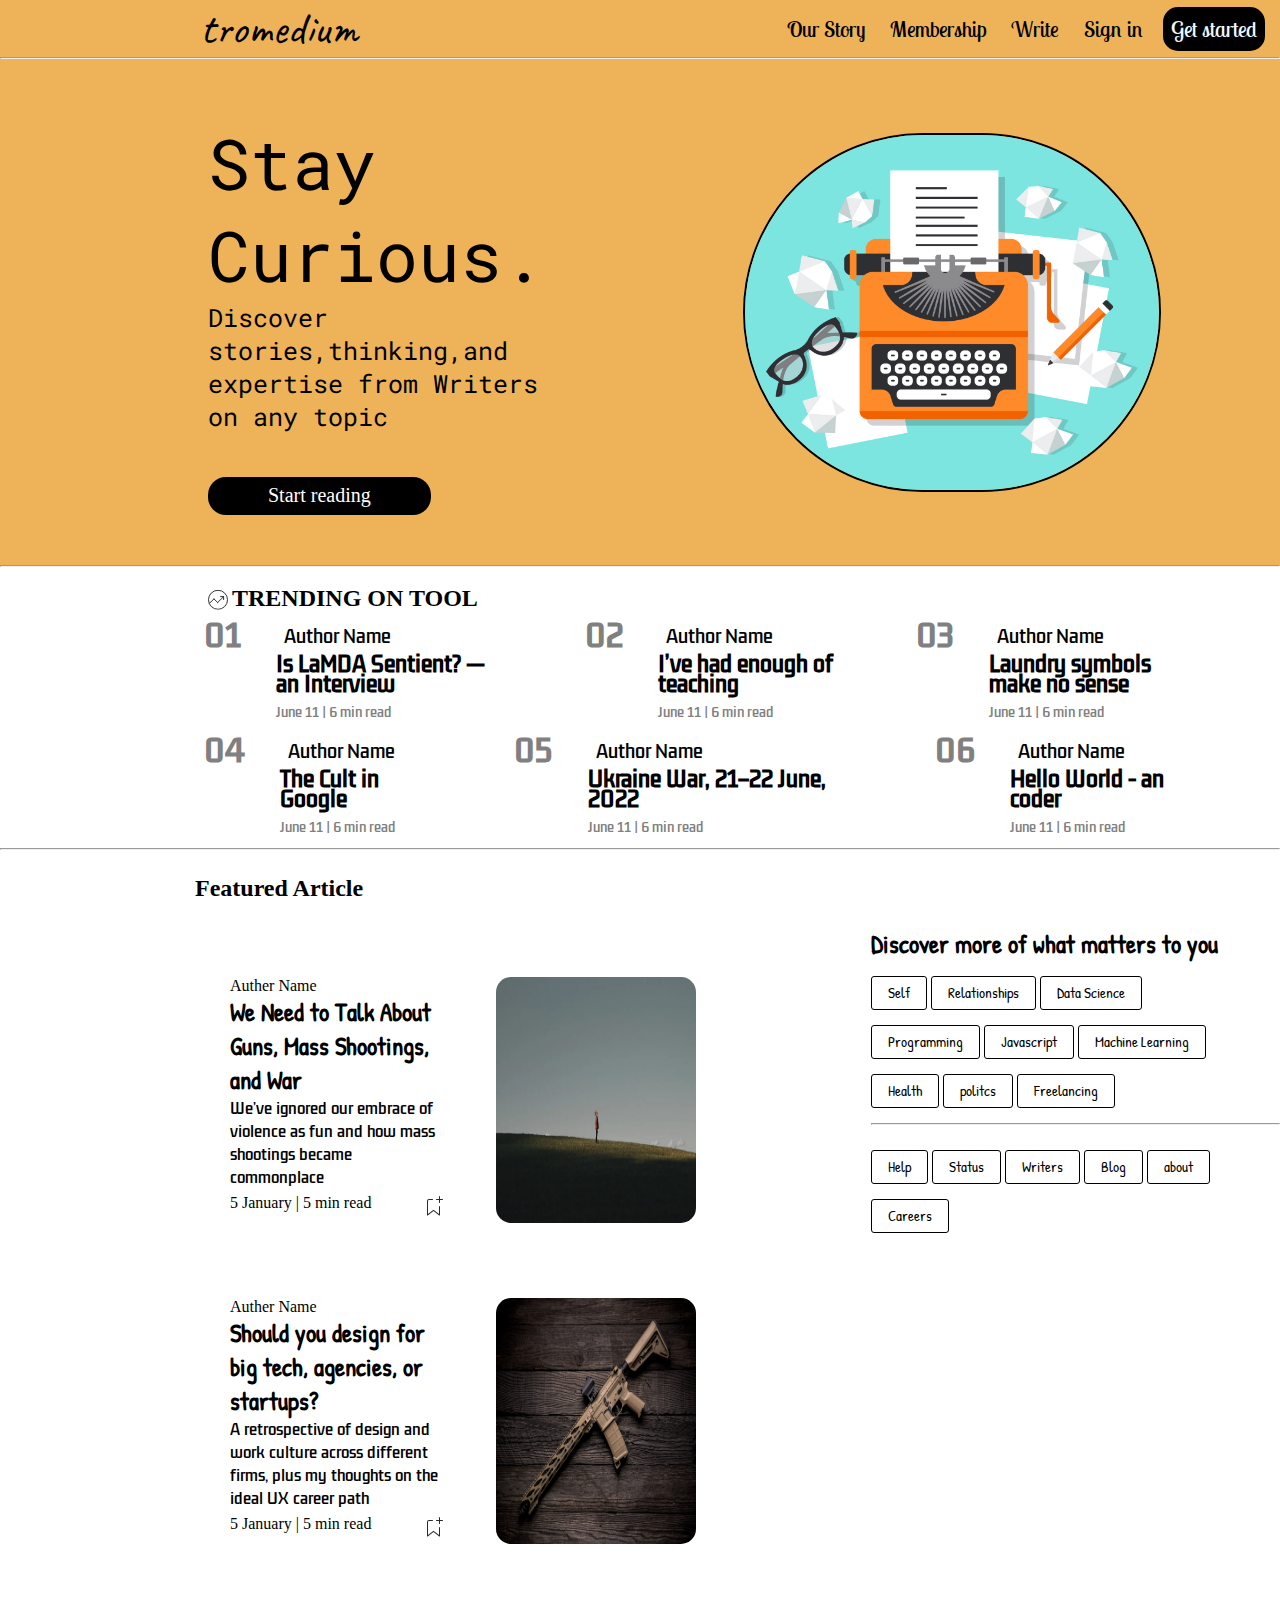
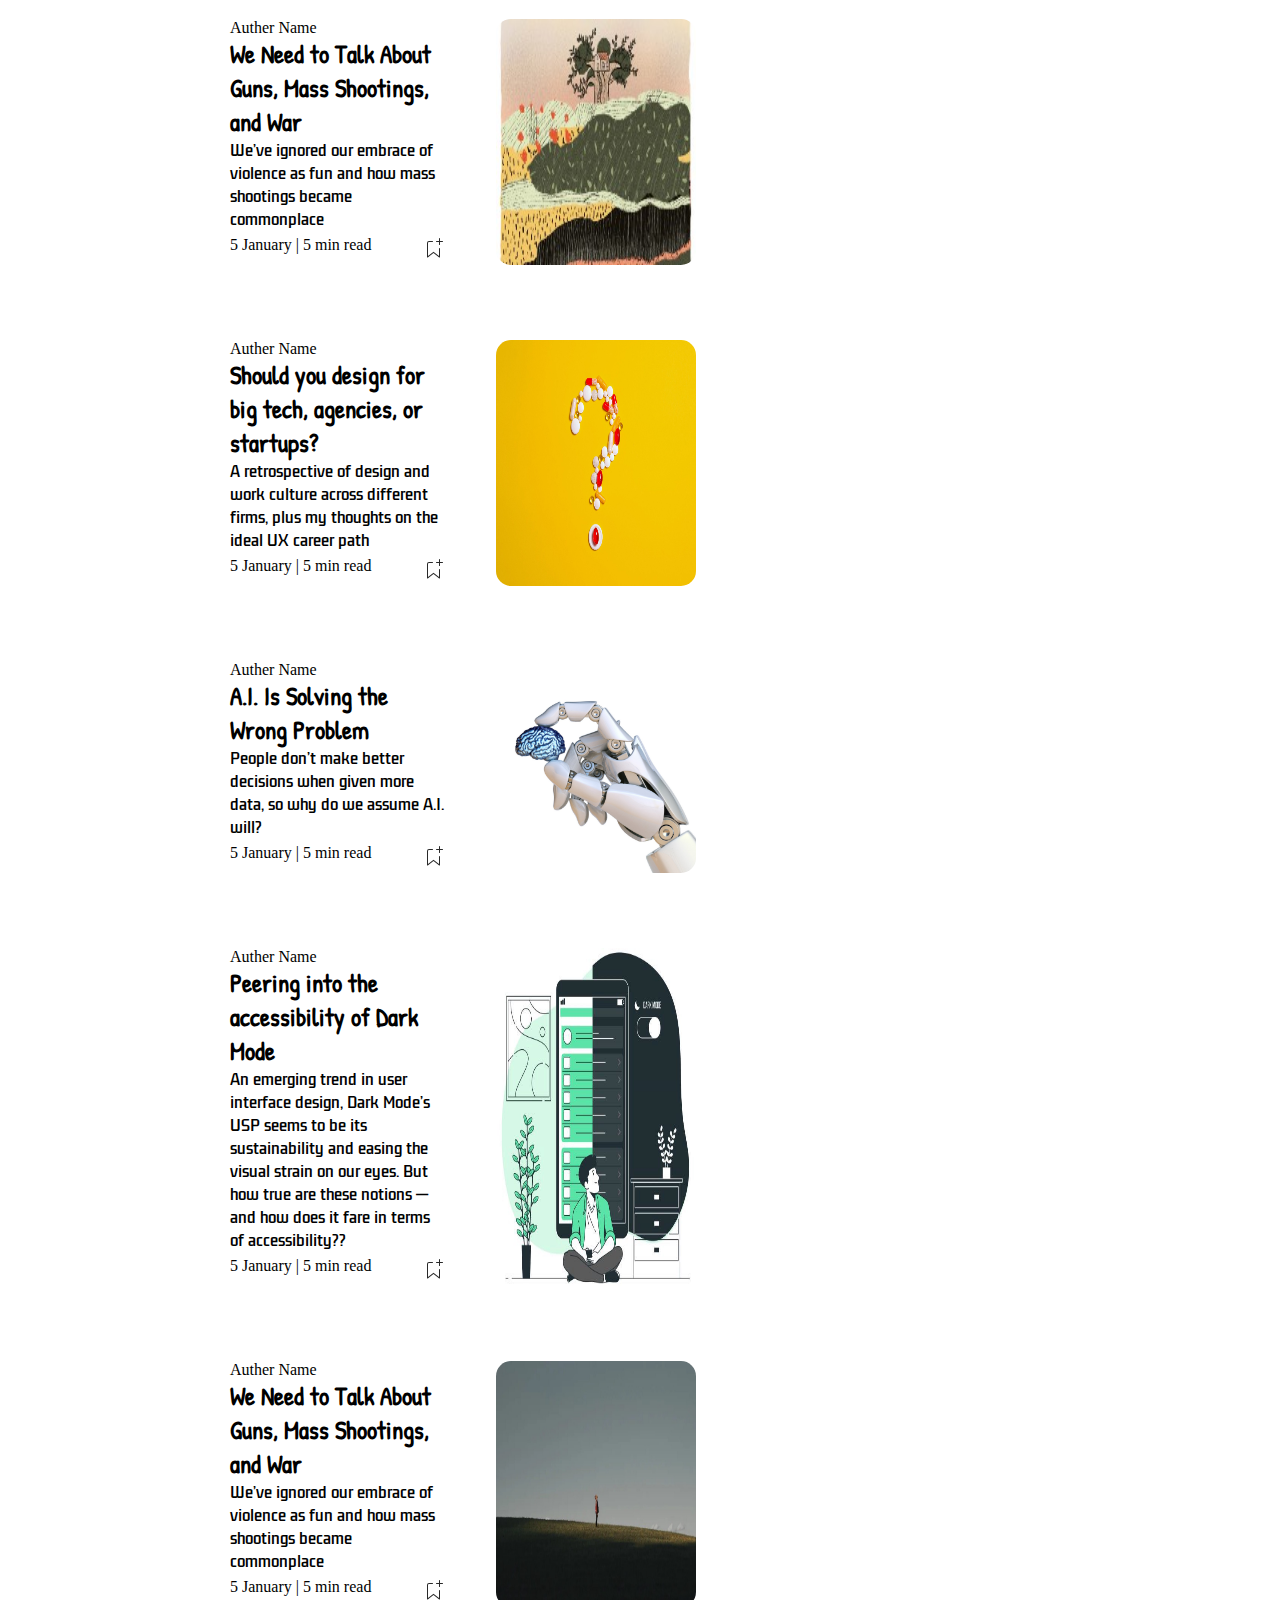
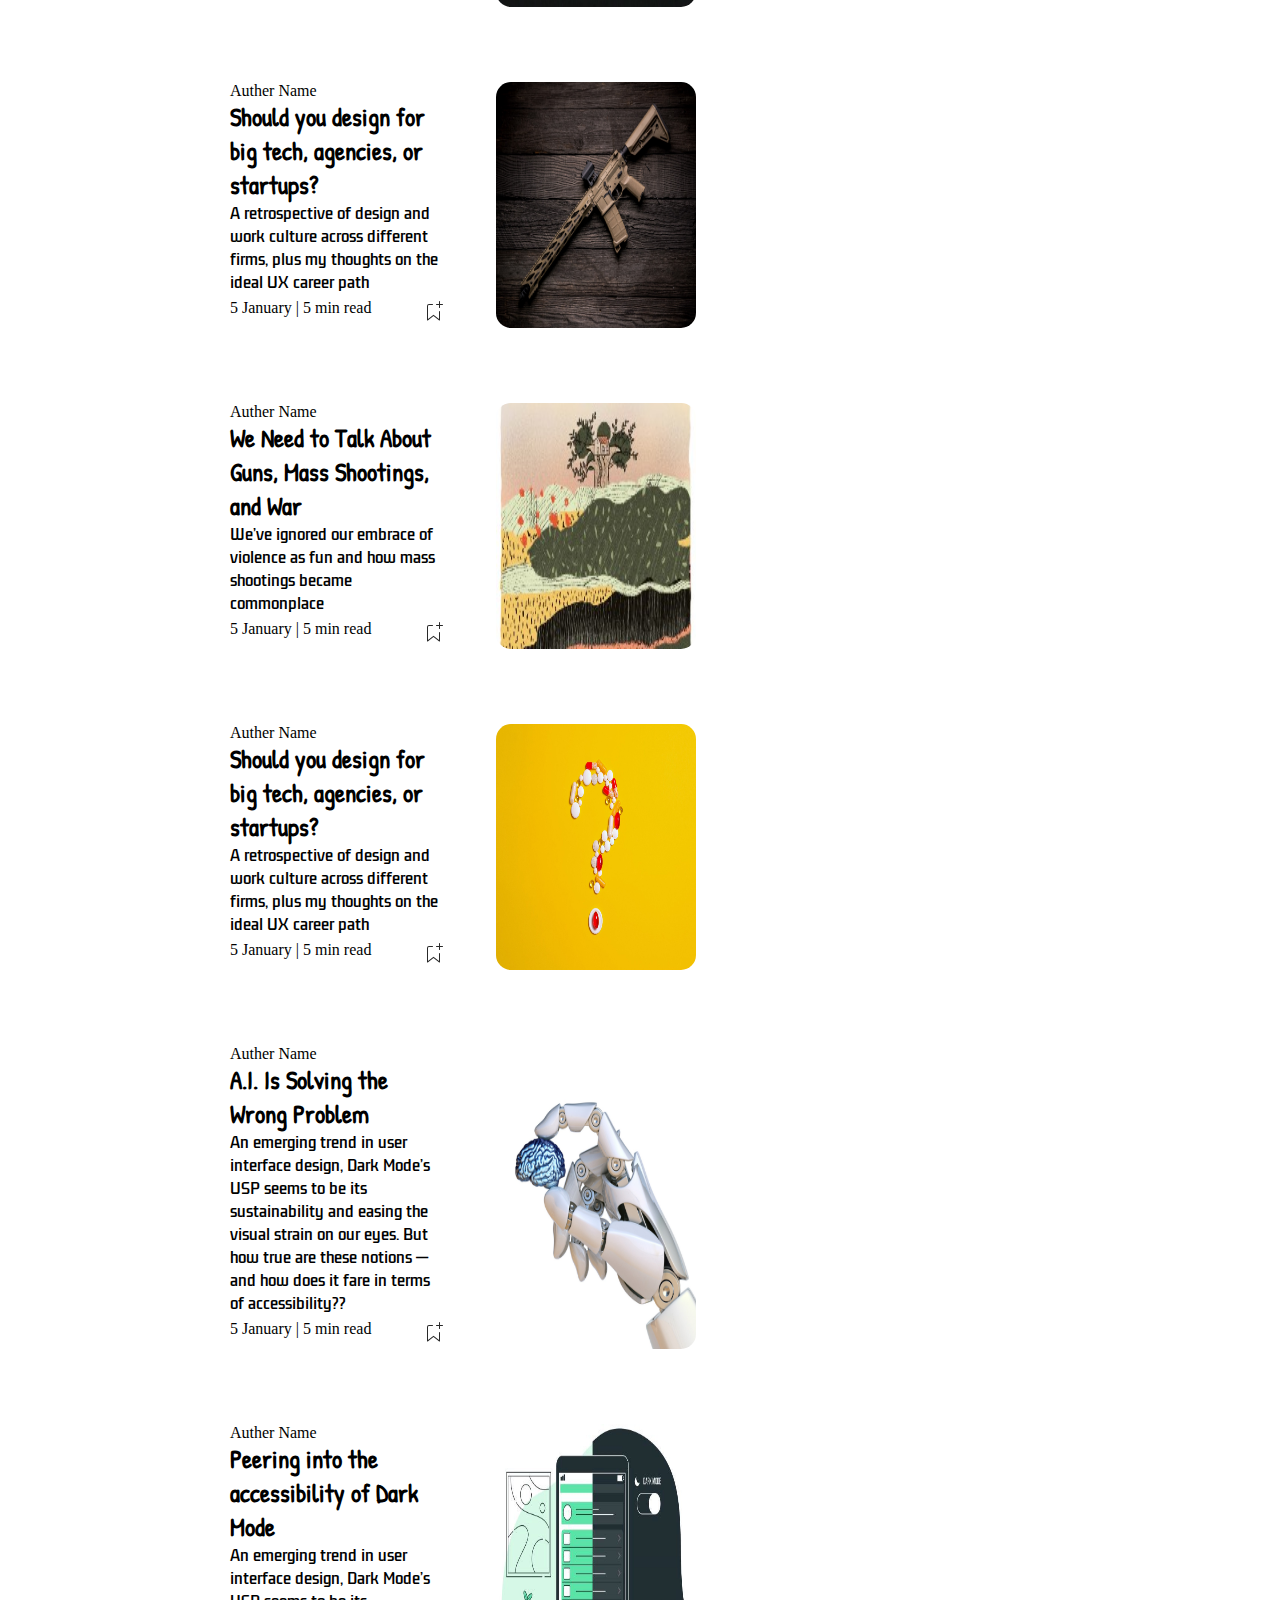
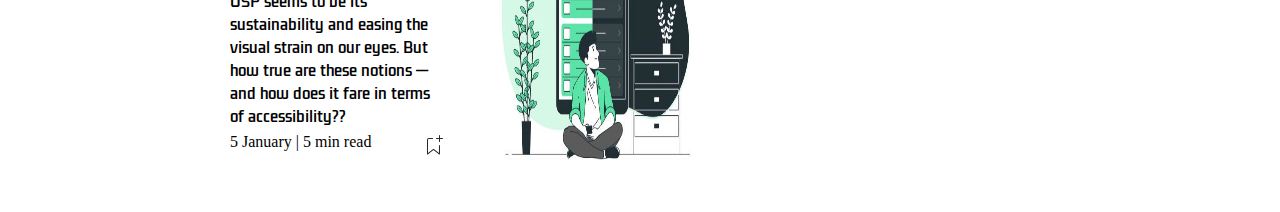
<file: index.html>
<!DOCTYPE html>
<html lang="en">

<head>
    <meta charset="UTF-8">
    <meta http-equiv="X-UA-Compatible" content="IE=edge">
    <meta name="viewport" content="width=device-width, initial-scale=1.0">
    <link rel="stylesheet" href="css/style.css">
    <link rel="stylesheet" href="css/outstyle.css">
    <link rel="stylesheet" href="css/mobile.css">
    <title>tromedium</title>
</head>

<body>
    <nav class="navbar ">
        <div class="nav-left font2">
            <a href="/">tromedium</a>
        </div>
        <div class="nav-center font7">
            <ul>
                <li><a href="our story.html">Our Story</a></li>
                <li><a href="Membership.html">Membership</a></li>
                <li><a href="Write.html">Write</a></li>
                <div class="nav-right">
                    <a href="Sign in.html">Sign in</a>

                    <span>
                         <a href="start.html">Get started</a>
                        </span>
                </div>
            </ul>
        </div>

    </nav>
    <div class="max-width">
        <hr>
    </div>
    <div class="content max-width">
        <div class="content-left font12">
            <span> Stay Curious.</span>
            <p>Discover stories,thinking,and expertise from Writers on any topic</p>


            <div class="btn-row font16">
                <ul>
                    <li> <a href="start.html">Start reading</a></li>
                </ul>
            </div>
        </div>
        <div class="content-right">
            <img src="images\index\Typewriter Vector.jpg" alt="">
        </div>

    </div>
    <div class="max-width">
        <hr>
    </div>
    <div class="home-article">
        <div class="trend">
            <a href=""><svg width="28" height="29" viewBox="0 0 28 29" fill="none" class="ix y"><path fill="#fff" d="M0 .8h28v28H0z"></path><g opacity="0.8" clip-path="url(#trending_svg__clip0)"><path fill="#fff" d="M4 4.8h20v20H4z"></path><circle cx="14" cy="14.79" r="9.5" stroke="#000"></circle><path d="M5.46 18.36l4.47-4.48M9.97 13.87l3.67 3.66M13.67 17.53l5.1-5.09M16.62 11.6h3M19.62 11.6v3" stroke="#000" stroke-linecap="round"></path></g><defs><clipPath id="trending_svg__clip0"><path fill="#fff" transform="translate(4 4.8)" d="M0 0h20v20H0z"></path></clipPath></defs></svg></a>
            <h2>trending on tool</h2>
        </div>
        <div class="blog font4">
            <span>01</span>
            <div class="article">
                <div class="author">
                    <div>Author Name</div>
                </div>
                <a href="blogpost.html">
                    <div class="title">
                        <h3>Is LaMDA Sentient? — an Interview</h3>
                    </div>
                </a>
                <div class="date">
                    <span>June 11 | 6 min read </span>
                </div>
            </div>
            <span>02</span>
            <div class="article">
                <div class="author">
                    <div>Author Name</div>
                </div>
                <a href="blogpost.html">
                    <div class="title">
                        <h3>I’ve had enough of teaching</h3>
                    </div>
                </a>
                <div class="date">
                    <span>June 11 | 6 min read </span>
                </div>
            </div>
            <span>03</span>
            <div class="article">
                <div class="author">
                    <div>Author Name</div>
                </div>
                <a href="blogpost.html">
                    <div class="title">
                        <h3>Laundry symbols make no sense</h3>
                    </div>
                </a>
                <div class="date">
                    <span>June 11 | 6 min read </span>
                </div>
            </div>
        </div>
        <div class="blog font4">
            <span>04</span>
            <div class="article">
                <div class="author">
                    <div>Author Name</div>
                </div>
                <a href="blogpost.html">
                    <div class="title">
                        <h3>The Cult in Google</h3>
                    </div>
                </a>
                <div class="date">
                    <span>June 11 | 6 min read </span>
                </div>
            </div>
            <span>05</span>
            <div class="article">
                <div class="author">
                    <div>Author Name</div>
                </div>
                <a href="blogpost.html">
                    <div class="title">
                        <h3>Ukraine War, 21–22 June, 2022</h3>
                    </div>
                </a>
                <div class="date">
                    <span>June 11 | 6 min read </span>
                </div>
            </div>
            <span>06</span>
            <div class="article">
                <div class="author">
                    <div>Author Name</div>
                </div>
                <a href="blogpost.html">
                    <div class="title">
                        <h3>Hello World - an coder</h3>
                    </div>
                </a>
                <div class="date">
                    <span>June 11 | 6 min read </span>
                </div>
            </div>
        </div>
    </div>
    <div class="max-width">
        <hr>
    </div>
    <div class="title">
        <h2>Featured Article</h2>
    </div>
    <div class="past-article ">
        <section>
            <div class="left-article">

                <div class="left-article-content ">
                    <div>Auther Name</div>
                    <a href="blogpost.html">
                        <h3>We Need to Talk About Guns, Mass Shootings, and War</h3>
                        <p>We’ve ignored our embrace of violence as fun and how mass shootings became commonplace</p>
                    </a>

                    <span> 5 January |  5 min read
                        <div class="svg">
                            <svg width="25" height="25" viewBox="0 0 25 25" fill="none" class="mj"><path d="M18 2.5a.5.5 0 0 1 1 0V5h2.5a.5.5 0 0 1 0 1H19v2.5a.5.5 0 1 1-1 0V6h-2.5a.5.5 0 0 1 0-1H18V2.5zM7 7a1 1 0 0 1 1-1h3.5a.5.5 0 0 0 0-1H8a2 2 0 0 0-2 2v14a.5.5 0 0 0 .8.4l5.7-4.4 5.7 4.4a.5.5 0 0 0 .8-.4v-8.5a.5.5 0 0 0-1 0v7.48l-5.2-4a.5.5 0 0 0-.6 0l-5.2 4V7z" fill="#292929"></path></svg>
                        </div>
                    </span>
                </div>
                <div class="left-article img">
                    <img src="images\index\hello.jpg" alt="aspirant">
                </div>
            </div>
            <div class="left-article">

                <div class="left-article-content ">
                    <div>Auther Name</div>
                    <a href="blogpost.html">
                        <h3>Should you design for big tech, agencies, or startups?</h3>
                        <p>A retrospective of design and work culture across different firms, plus my thoughts on the ideal UX career path</p>
                    </a>

                    <span> 5 January |  5 min read
                        <div class="svg">
                            <svg width="25" height="25" viewBox="0 0 25 25" fill="none" class="mj"><path d="M18 2.5a.5.5 0 0 1 1 0V5h2.5a.5.5 0 0 1 0 1H19v2.5a.5.5 0 1 1-1 0V6h-2.5a.5.5 0 0 1 0-1H18V2.5zM7 7a1 1 0 0 1 1-1h3.5a.5.5 0 0 0 0-1H8a2 2 0 0 0-2 2v14a.5.5 0 0 0 .8.4l5.7-4.4 5.7 4.4a.5.5 0 0 0 .8-.4v-8.5a.5.5 0 0 0-1 0v7.48l-5.2-4a.5.5 0 0 0-.6 0l-5.2 4V7z" fill="#292929"></path></svg>
                        </div>
                    </span>
                </div>
                <div class="left-article img">
                    <img src="images\index\content img2 - Copy.jpg" alt="aspirant">
                </div>
            </div>
            <div class="left-article">

                <div class="left-article-content ">
                    <div>Auther Name</div>
                    <a href="blogpost.html">
                        <h3>We Need to Talk About Guns, Mass Shootings, and War</h3>
                        <p>We’ve ignored our embrace of violence as fun and how mass shootings became commonplace</p>
                    </a>

                    <span> 5 January |  5 min read
                    <div class="svg">
                        <svg width="25" height="25" viewBox="0 0 25 25" fill="none" class="mj"><path d="M18 2.5a.5.5 0 0 1 1 0V5h2.5a.5.5 0 0 1 0 1H19v2.5a.5.5 0 1 1-1 0V6h-2.5a.5.5 0 0 1 0-1H18V2.5zM7 7a1 1 0 0 1 1-1h3.5a.5.5 0 0 0 0-1H8a2 2 0 0 0-2 2v14a.5.5 0 0 0 .8.4l5.7-4.4 5.7 4.4a.5.5 0 0 0 .8-.4v-8.5a.5.5 0 0 0-1 0v7.48l-5.2-4a.5.5 0 0 0-.6 0l-5.2 4V7z" fill="#292929"></path></svg>
                    </div>
                </span>
                </div>

                <div class="left-article img">
                    <img src="images\index\content img.jpeg " alt="aspirant">
                </div>
            </div>
            <div class="left-article">

                <div class="left-article-content ">
                    <div>Auther Name</div>
                    <a href="blogpost.html">
                        <h3>Should you design for big tech, agencies, or startups?</h3>
                        <p>A retrospective of design and work culture across different firms, plus my thoughts on the ideal UX career path
                        </p>
                    </a>

                    <span> 5 January |  5 min read
                        <div class="svg">
                            <svg width="25" height="25" viewBox="0 0 25 25" fill="none" class="mj"><path d="M18 2.5a.5.5 0 0 1 1 0V5h2.5a.5.5 0 0 1 0 1H19v2.5a.5.5 0 1 1-1 0V6h-2.5a.5.5 0 0 1 0-1H18V2.5zM7 7a1 1 0 0 1 1-1h3.5a.5.5 0 0 0 0-1H8a2 2 0 0 0-2 2v14a.5.5 0 0 0 .8.4l5.7-4.4 5.7 4.4a.5.5 0 0 0 .8-.4v-8.5a.5.5 0 0 0-1 0v7.48l-5.2-4a.5.5 0 0 0-.6 0l-5.2 4V7z" fill="#292929"></path></svg>
                        </div>
                    </span>
                </div>
                <div class="left-article img">
                    <img src="images\index\img5.jpeg" alt="aspirant">
                </div>
            </div>
            <div class="left-article">

                <div class="left-article-content ">
                    <div>Auther Name</div>
                    <a href="blogpost.html">
                        <h3>A.I. Is Solving the Wrong Problem</h3>
                        <p>People don’t make better decisions when given more data, so why do we assume A.I. will?</p>
                    </a>

                    <span> 5 January |  5 min read
                        <div class="svg">
                            <svg width="25" height="25" viewBox="0 0 25 25" fill="none" class="mj"><path d="M18 2.5a.5.5 0 0 1 1 0V5h2.5a.5.5 0 0 1 0 1H19v2.5a.5.5 0 1 1-1 0V6h-2.5a.5.5 0 0 1 0-1H18V2.5zM7 7a1 1 0 0 1 1-1h3.5a.5.5 0 0 0 0-1H8a2 2 0 0 0-2 2v14a.5.5 0 0 0 .8.4l5.7-4.4 5.7 4.4a.5.5 0 0 0 .8-.4v-8.5a.5.5 0 0 0-1 0v7.48l-5.2-4a.5.5 0 0 0-.6 0l-5.2 4V7z" fill="#292929"></path></svg>
                        </div>
                    </span>
                </div>
                <div class="left-article img">
                    <img src="images\index\content img3.jpeg" alt="aspirant">
                </div>
            </div>
            <div class="left-article">

                <div class="left-article-content ">
                    <div>Auther Name</div>
                    <a href="blogpost.html">
                        <h3>Peering into the accessibility of Dark Mode</h3>
                        <p>An emerging trend in user interface design, Dark Mode’s USP seems to be its sustainability and easing the visual strain on our eyes. But how true are these notions — and how does it fare in terms of accessibility??</p>
                    </a>

                    <span> 5 January |  5 min read
                        <div class="svg">
                            <svg width="25" height="25" viewBox="0 0 25 25" fill="none" class="mj"><path d="M18 2.5a.5.5 0 0 1 1 0V5h2.5a.5.5 0 0 1 0 1H19v2.5a.5.5 0 1 1-1 0V6h-2.5a.5.5 0 0 1 0-1H18V2.5zM7 7a1 1 0 0 1 1-1h3.5a.5.5 0 0 0 0-1H8a2 2 0 0 0-2 2v14a.5.5 0 0 0 .8.4l5.7-4.4 5.7 4.4a.5.5 0 0 0 .8-.4v-8.5a.5.5 0 0 0-1 0v7.48l-5.2-4a.5.5 0 0 0-.6 0l-5.2 4V7z" fill="#292929"></path></svg>
                        </div>
                    </span>
                </div>
                <div class="left-article img">
                    <img src="images\index\img4.jpeg" alt="aspirant">
                </div>
            </div>
            <div class="left-article">

                <div class="left-article-content ">
                    <div>Auther Name</div>
                    <a href="blogpost.html">
                        <h3>We Need to Talk About Guns, Mass Shootings, and War</h3>
                        <p>We’ve ignored our embrace of violence as fun and how mass shootings became commonplace</p>
                    </a>

                    <span> 5 January |  5 min read
                        <div class="svg">
                            <svg width="25" height="25" viewBox="0 0 25 25" fill="none" class="mj"><path d="M18 2.5a.5.5 0 0 1 1 0V5h2.5a.5.5 0 0 1 0 1H19v2.5a.5.5 0 1 1-1 0V6h-2.5a.5.5 0 0 1 0-1H18V2.5zM7 7a1 1 0 0 1 1-1h3.5a.5.5 0 0 0 0-1H8a2 2 0 0 0-2 2v14a.5.5 0 0 0 .8.4l5.7-4.4 5.7 4.4a.5.5 0 0 0 .8-.4v-8.5a.5.5 0 0 0-1 0v7.48l-5.2-4a.5.5 0 0 0-.6 0l-5.2 4V7z" fill="#292929"></path></svg>
                        </div>
                    </span>
                </div>
                <div class="left-article img">
                    <img src="images\index\hello.jpg" alt="aspirant">
                </div>
            </div>
            <div class="left-article">

                <div class="left-article-content ">
                    <div>Auther Name</div>
                    <a href="blogpost.html">
                        <h3>Should you design for big tech, agencies, or startups?</h3>
                        <p>A retrospective of design and work culture across different firms, plus my thoughts on the ideal UX career path</p>
                    </a>

                    <span> 5 January |  5 min read
                        <div class="svg">
                            <svg width="25" height="25" viewBox="0 0 25 25" fill="none" class="mj"><path d="M18 2.5a.5.5 0 0 1 1 0V5h2.5a.5.5 0 0 1 0 1H19v2.5a.5.5 0 1 1-1 0V6h-2.5a.5.5 0 0 1 0-1H18V2.5zM7 7a1 1 0 0 1 1-1h3.5a.5.5 0 0 0 0-1H8a2 2 0 0 0-2 2v14a.5.5 0 0 0 .8.4l5.7-4.4 5.7 4.4a.5.5 0 0 0 .8-.4v-8.5a.5.5 0 0 0-1 0v7.48l-5.2-4a.5.5 0 0 0-.6 0l-5.2 4V7z" fill="#292929"></path></svg>
                        </div>
                    </span>
                </div>
                <div class="left-article img">
                    <img src="images\index\content img2 - Copy.jpg" alt="aspirant">
                </div>
            </div>
            <div class="left-article">

                <div class="left-article-content ">
                    <div>Auther Name</div>
                    <a href="blogpost.html">
                        <h3>We Need to Talk About Guns, Mass Shootings, and War</h3>
                        <p>We’ve ignored our embrace of violence as fun and how mass shootings became commonplace</p>
                    </a>

                    <span> 5 January |  5 min read
                    <div class="svg">
                        <svg width="25" height="25" viewBox="0 0 25 25" fill="none" class="mj"><path d="M18 2.5a.5.5 0 0 1 1 0V5h2.5a.5.5 0 0 1 0 1H19v2.5a.5.5 0 1 1-1 0V6h-2.5a.5.5 0 0 1 0-1H18V2.5zM7 7a1 1 0 0 1 1-1h3.5a.5.5 0 0 0 0-1H8a2 2 0 0 0-2 2v14a.5.5 0 0 0 .8.4l5.7-4.4 5.7 4.4a.5.5 0 0 0 .8-.4v-8.5a.5.5 0 0 0-1 0v7.48l-5.2-4a.5.5 0 0 0-.6 0l-5.2 4V7z" fill="#292929"></path></svg>
                    </div>
                </span>
                </div>

                <div class="left-article img">
                    <img src="images\index\content img.jpeg" alt="aspirant">
                </div>
            </div>
            <div class="left-article">

                <div class="left-article-content ">
                    <div>Auther Name</div>
                    <a href="blogpost.html">
                        <h3>Should you design for big tech, agencies, or startups?</h3>
                        <p>A retrospective of design and work culture across different firms, plus my thoughts on the ideal UX career path
                        </p>
                    </a>

                    <span> 5 January |  5 min read
                        <div class="svg">
                            <svg width="25" height="25" viewBox="0 0 25 25" fill="none" class="mj"><path d="M18 2.5a.5.5 0 0 1 1 0V5h2.5a.5.5 0 0 1 0 1H19v2.5a.5.5 0 1 1-1 0V6h-2.5a.5.5 0 0 1 0-1H18V2.5zM7 7a1 1 0 0 1 1-1h3.5a.5.5 0 0 0 0-1H8a2 2 0 0 0-2 2v14a.5.5 0 0 0 .8.4l5.7-4.4 5.7 4.4a.5.5 0 0 0 .8-.4v-8.5a.5.5 0 0 0-1 0v7.48l-5.2-4a.5.5 0 0 0-.6 0l-5.2 4V7z" fill="#292929"></path></svg>
                        </div>
                    </span>
                </div>
                <div class="left-article img">
                    <img src="images\index\img5.jpeg" alt="aspirant">
                </div>
            </div>
            <div class="left-article">

                <div class="left-article-content ">
                    <div>Auther Name</div>
                    <a href="blogpost.html">
                        <h3>A.I. Is Solving the Wrong Problem</h3>
                        <p>An emerging trend in user interface design, Dark Mode’s USP seems to be its sustainability and easing the visual strain on our eyes. But how true are these notions — and how does it fare in terms of accessibility??</p>
                    </a>

                    <span> 5 January |  5 min read
                        <div class="svg">
                            <svg width="25" height="25" viewBox="0 0 25 25" fill="none" class="mj"><path d="M18 2.5a.5.5 0 0 1 1 0V5h2.5a.5.5 0 0 1 0 1H19v2.5a.5.5 0 1 1-1 0V6h-2.5a.5.5 0 0 1 0-1H18V2.5zM7 7a1 1 0 0 1 1-1h3.5a.5.5 0 0 0 0-1H8a2 2 0 0 0-2 2v14a.5.5 0 0 0 .8.4l5.7-4.4 5.7 4.4a.5.5 0 0 0 .8-.4v-8.5a.5.5 0 0 0-1 0v7.48l-5.2-4a.5.5 0 0 0-.6 0l-5.2 4V7z" fill="#292929"></path></svg>
                        </div>
                    </span>
                </div>
                <div class="left-article img">
                    <img src="images\index\content img3.jpeg" alt="aspirant">
                </div>
            </div>
            <div class="left-article">

                <div class="left-article-content ">
                    <div>Auther Name</div>
                    <a href="blogpost.html">
                        <h3>Peering into the accessibility of Dark Mode</h3>
                        <p>An emerging trend in user interface design, Dark Mode’s USP seems to be its sustainability and easing the visual strain on our eyes. But how true are these notions — and how does it fare in terms of accessibility??</p>
                    </a>

                    <span> 5 January |  5 min read
                        <div class="svg">
                            <svg width="25" height="25" viewBox="0 0 25 25" fill="none" class="mj"><path d="M18 2.5a.5.5 0 0 1 1 0V5h2.5a.5.5 0 0 1 0 1H19v2.5a.5.5 0 1 1-1 0V6h-2.5a.5.5 0 0 1 0-1H18V2.5zM7 7a1 1 0 0 1 1-1h3.5a.5.5 0 0 0 0-1H8a2 2 0 0 0-2 2v14a.5.5 0 0 0 .8.4l5.7-4.4 5.7 4.4a.5.5 0 0 0 .8-.4v-8.5a.5.5 0 0 0-1 0v7.48l-5.2-4a.5.5 0 0 0-.6 0l-5.2 4V7z" fill="#292929"></path></svg>
                        </div>
                    </span>
                </div>
                <div class="left-article img">
                    <img src="images\index\img4.jpeg" alt="aspirant">
                </div>
            </div>
        </section>




        <div class="right">
            <div class="menu font10">
                <div class="heading">
                    <p>Discover more of what matters to you</p>
                </div>
                <div> <a class="items" href="">Self</a>
                    <a class="items" href="">Relationships</a>
                    <a class="items" href="">Data Science</a>
                </div>
                <div>
                    <a class="items" href="">Programming</a>
                    <a class="items" href="">Javascript</a>
                    <a class="items" href="">Machine Learning</a>
                </div>
                <div>
                    <a class="items" href="">Health</a>
                    <a class="items" href="">politcs</a>
                    <a class="items" href="">Freelancing</a>
                </div>
                <hr>
                <div class="about">

                    <a href="help.html">Help</a>

                    <a href="status.html">Status</a>
                    <a href="writer.html">Writers</a>
                    <a href="blog.html">Blog</a>
                    <a href="about.html">about</a>
                    <a href="career.html">Careers</a>


                </div>
            </div>
        </div>
    </div>

</body>


</html>
</file>
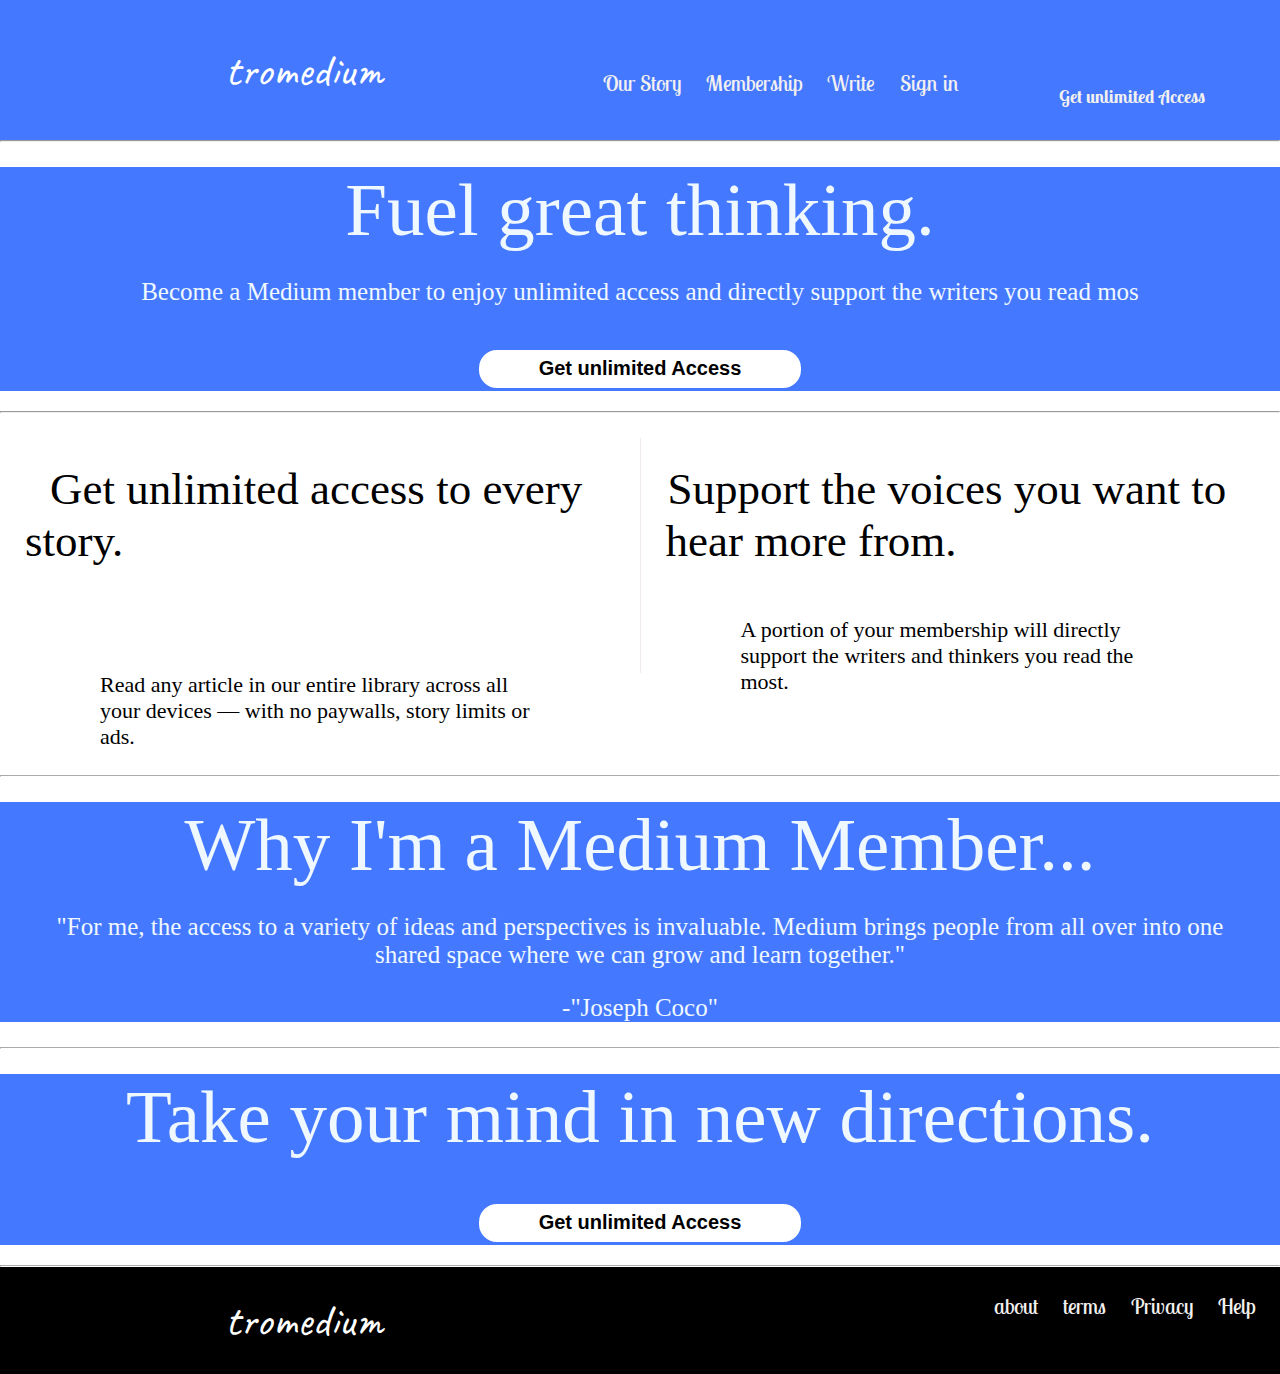
<file: Membership.html>
<!DOCTYPE html>
<html lang="en">

<head>
    <meta charset="UTF-8">
    <meta http-equiv="X-UA-Compatible" content="IE=edge">
    <meta name="viewport" content="width=device-width, initial-scale=1.0">
    <link rel="stylesheet" href="css/style.css">
    <link rel="stylesheet" href="css/outstyle.css">
    <link rel="stylesheet" href="css/our story.css">
    <link rel="stylesheet" href="css/membership.css">
    <title>Membership</title>
</head>

<body>
    <nav class="navbar">
        <div class="nav-left font2">
            <a href="index.html">tromedium</a>
        </div>
        <div class="nav-center font7">
            <ul>
                <li><a href="our story.html">Our Story</a></li>
                <li><a href="Membership.html">Membership</a></li>
                <li><a href="Write.html">Write</a></li>
                <li><a href="Sign in.html">Sign in</a></li>
                <div class="nav-right">
                    <ul>
                        <li> <a href="start.html">Get unlimited Access</a></li>
                    </ul>
                </div>
            </ul>
        </div>

    </nav>

    <hr>

    <div class="box">
        <p id="font"> Fuel great thinking.</p>
        <p>Become a Medium member to enjoy unlimited access and directly support the writers you read mos
        </p>
        <div class="btn-row">
            <ul>
                <li> <a href="start.html">Get unlimited Access</a></li>
            </ul>
        </div>
    </div>
    <div class="">
        <hr>
    </div>
    <div class="main-content">
        <div class="main-left">
            <span>Get unlimited access to every story.</span>
            <!-- <img src="Project_82-10.jpg" alt=""> -->
            <p>Read any article in our entire library across all your devices — with no paywalls, story limits or ads.</p>
        </div>
        <div class="vr"></div>
        <div class="main-right">
            <span>Support the voices you want to hear more from.</span>
            <!-- <img src="Vip Pass_RF_RMPL-01.jpg" alt=""> -->
            <p>A portion of your membership will directly support the writers and thinkers you read the most.</p>
        </div>
    </div>
    <div class="max-width">
        <hr>
    </div>
    <div class="box">
        <p id="font">Why I'm a Medium Member...
        </p>
        <p>"For me, the access to a variety of ideas and perspectives is invaluable. Medium brings people from all over into one shared space where we can grow and learn together."
        </p>
        <p>-"Joseph Coco"</p>
    </div>
    <div class="max-width">
        <hr>
    </div>
    <div class="box black">
        <p id="font"> Take your mind in new directions.</p>

        <div class="btn-row">
            <ul>
                <li> <a href="start.html">Get unlimited Access</a></li>
            </ul>
        </div>
    </div>
    <div class="max-width">
        <hr>
    </div>
    <div class="footer">
        <div class="nav-left font2">
            <a href="index.html">tromedium</a>
        </div>
        <!-- <p>Every idea needs a Medium</p> -->
        <div class="nav-center font7">
            <ul>
                <li> <a href="about.html">about</a></li>
                <li> <a href="terms.html">terms</a></li>
                <li><a href="privacy.html">Privacy</a></li>
                <li><a href="Help.html">Help</a></li>
            </ul>
        </div>
    </div>
</body>

</html>
</file>
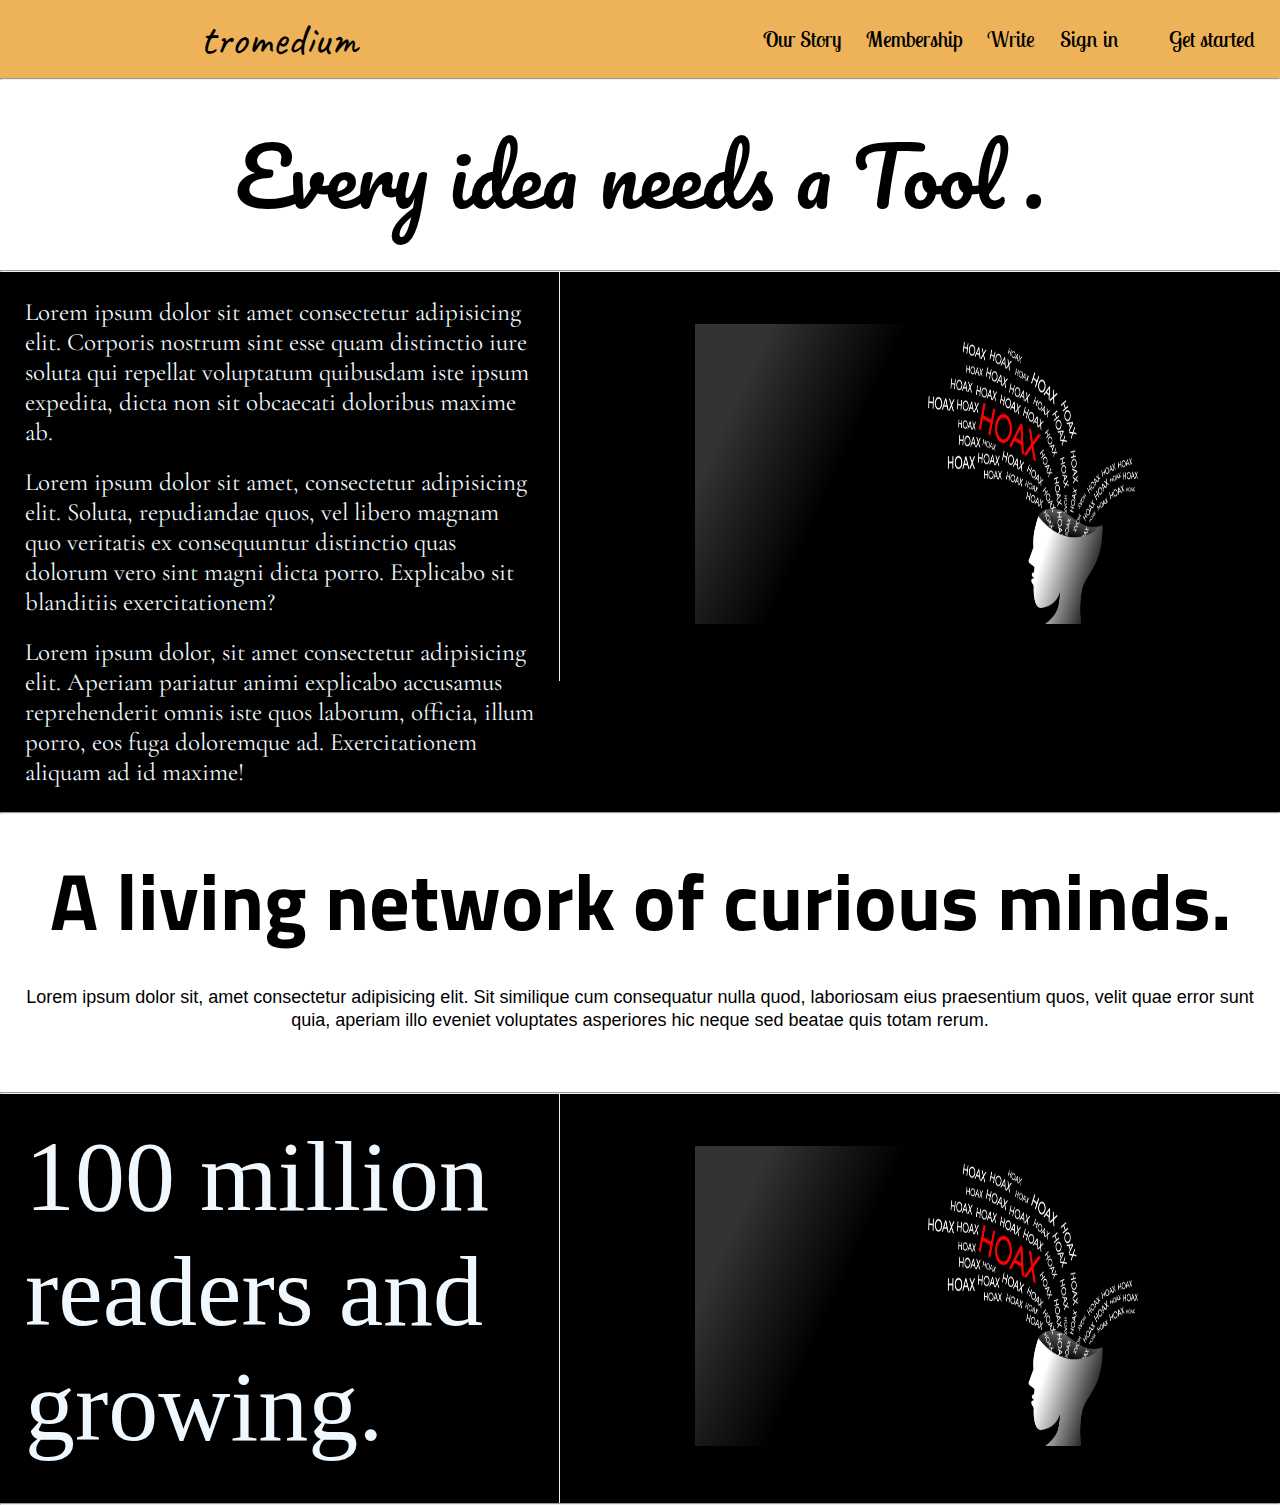
<file: our story.html>
<!DOCTYPE html>
<html lang="en">

<head>
    <meta charset="UTF-8">
    <meta http-equiv="X-UA-Compatible" content="IE=edge">
    <meta name="viewport" content="width=device-width, initial-scale=1.0">
    <link rel="stylesheet" href="css/style.css">
    <link rel="stylesheet" href="css/outstyle.css">
    <link rel="stylesheet" href="css/our story.css">
    <title>our story</title>
</head>

<body>
    <nav class="navbar col">
        <div class="nav-left font2">
            <a href="index.html">tromedium</a>
        </div>
        <div class="nav-center font7">
            <ul>
                <li><a href="our story.html">Our Story</a></li>
                <li><a href="Membership.html">Membership</a></li>
                <li><a href="Write.html">Write</a></li>
                <li><a href="Sign in.html">Sign in</a></li>
                <div class="nav-right">
                    <ul>
                        <li> <a href="start.html">Get started</a></li>
                    </ul>
                </div>
            </ul>
        </div>

    </nav>

    <div class="max-width">
        <hr>
    </div>
    <div class="box font9">
        <p>Every idea needs a
            <span>Tool</span> .
        </p>
    </div>
    <div class="max-width">
        <hr>
    </div>
    <div class="ourbrife">
        <div class="brife-left font3">
            <p>Lorem ipsum dolor sit amet consectetur adipisicing elit. Corporis nostrum sint esse quam distinctio iure soluta qui repellat voluptatum quibusdam iste ipsum expedita, dicta non sit obcaecati doloribus maxime ab.</p> <br>
            <p>Lorem ipsum dolor sit amet, consectetur adipisicing elit. Soluta, repudiandae quos, vel libero magnam quo veritatis ex consequuntur distinctio quas dolorum vero sint magni dicta porro. Explicabo sit blanditiis exercitationem?</p><br>
            <p>Lorem ipsum dolor, sit amet consectetur adipisicing elit. Aperiam pariatur animi explicabo accusamus reprehenderit omnis iste quos laborum, officia, illum porro, eos fuga doloremque ad. Exercitationem aliquam ad id maxime!</p>
        </div>
        <div class="vr"></div>
        <div class="brife-right">
            <img src="vecteezy_fake-news-that-often-gets-into-our-heads-isolated-on-black_.jpg" alt="">
        </div>
    </div>
    <div class="max-width">
        <hr>
    </div>


    <div class="box font11">
        <h1>A living network of curious minds.</h1>
        <div class="paragraph">
            <p>Lorem ipsum dolor sit, amet consectetur adipisicing elit. Sit similique cum consequatur nulla quod, laboriosam eius praesentium quos, velit quae error sunt quia, aperiam illo eveniet voluptates asperiores hic neque sed beatae quis totam rerum.</p>
        </div>
    </div>


    <div class="max-width">
        <hr>
    </div>
    <div class="ourbrife">
        <div class="brife-left">
            <span>100 million readers and growing.</span>
        </div>
        <div class="vr"></div>
        <div class="brife-right">
            <img src="vecteezy_fake-news-that-often-gets-into-our-heads-isolated-on-black_.jpg" alt="">
        </div>
    </div>
    <div class="max-width">
        <hr>
    </div>
</body>

</html>
</file>
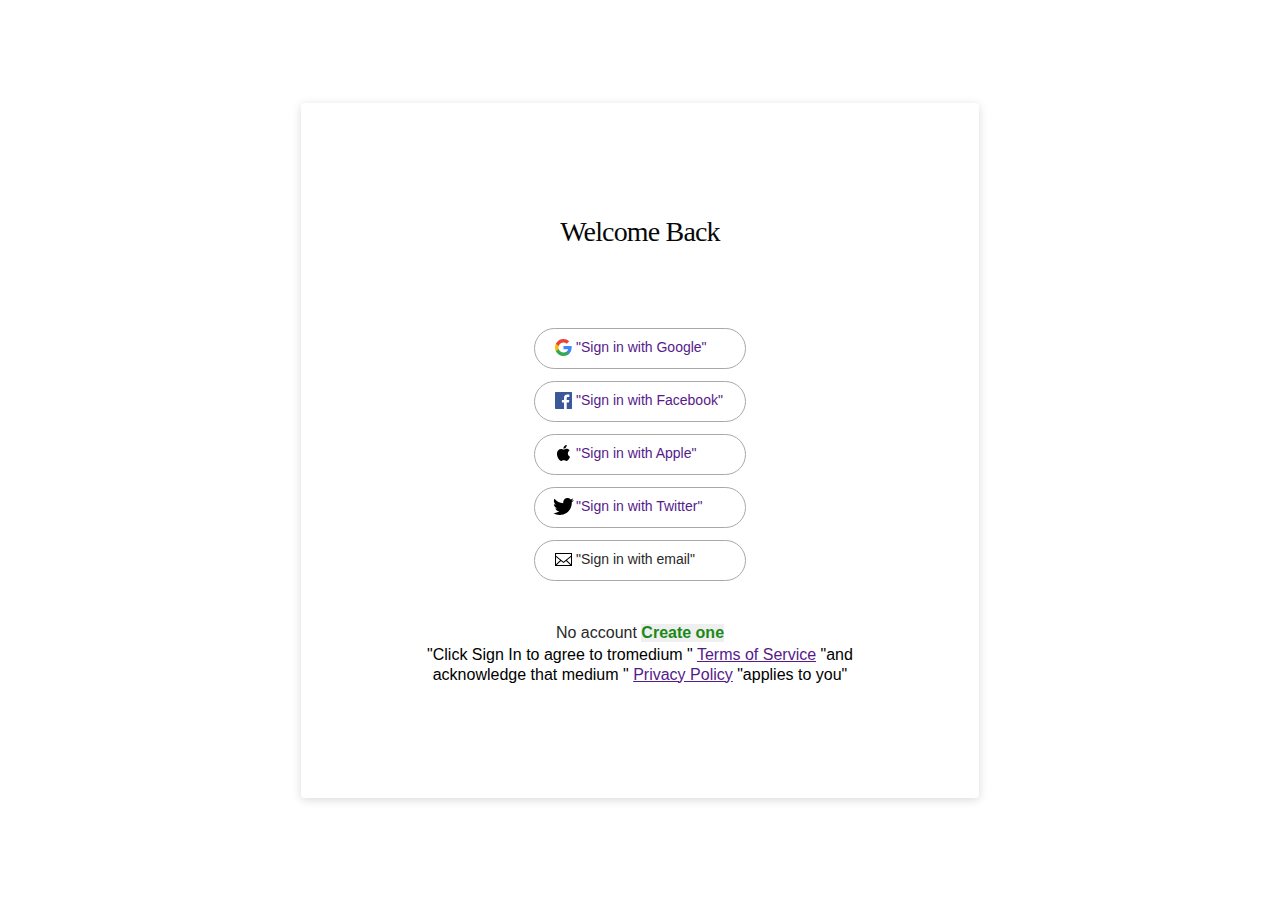
<file: Sign in.html>
<!DOCTYPE html>
<html lang="en">

<head>
    <meta charset="UTF-8">
    <meta http-equiv="X-UA-Compatible" content="IE=edge">
    <meta name="viewport" content="width=device-width, initial-scale=1.0">
    <link rel="stylesheet" href="css/sign in.css">
    <title>tool</title>
</head>

<body>
    <div>
        <div class="l m o p q r s t u n v w x y z">
            <div class="ab ac ae af ag ah">
                <div class="pw-susi-modal ai aj ak al am an ao ap aq ar as">
                    <div class=" n ai at au av l aw ax ay az ba bb">
                        <div class="bc bd l m be n bf bg bh bi ba">
                            <h2 class=" bj b bk bl bm bn bo">Welcome Back</h2>
                            <div class="bp bq al">
                                <h4 class="br b bs bt bu"></h4>
                            </div>
                            <div class="bv al">
                                <a class="br b bz ca bu do an cc cd ce cf cg ch ci cj ck cl cm cn " href="">
                                    <div class="l m">
                                        <svg width="25" height="25" class="cp al"><g fill="none" fill-rule="evenodd"><path d="M20.66 12.7c0-.61-.05-1.19-.15-1.74H12.5v3.28h4.58a3.91 3.91 0 0 1-1.7 2.57v2.13h2.74a8.27 8.27 0 0 0 2.54-6.24z" fill="#4285F4"></path><path d="M12.5 21a8.1 8.1 0 0 0 5.63-2.06l-2.75-2.13a5.1 5.1 0 0 1-2.88.8 5.06 5.06 0 0 1-4.76-3.5H4.9v2.2A8.5 8.5 0 0 0 12.5 21z" fill="#34A853"></path><path d="M7.74 14.12a5.11 5.11 0 0 1 0-3.23v-2.2H4.9A8.49 8.49 0 0 0 4 12.5c0 1.37.33 2.67.9 3.82l2.84-2.2z" fill="#FBBC05"></path><path d="M12.5 7.38a4.6 4.6 0 0 1 3.25 1.27l2.44-2.44A8.17 8.17 0 0 0 12.5 4a8.5 8.5 0 0 0-7.6 4.68l2.84 2.2a5.06 5.06 0 0 1 4.76-3.5z" fill="#EA4335"></path></g></svg>                                        "Sign in with Google"
                                    </div>
                                </a>
                                <div class="bw bx al">
                                    <a class="br b bz ca bu do an cc cd ce cf cg ch ci cj ck cl cm c" href="">
                                        <div class="l m"><svg width="25" height="25" fill="#3B5998" class="cp al"><path d="M20.3 4H4.7a.7.7 0 0 0-.7.7v15.6c0 .38.32.7.7.7h8.33v-6.38h-2.12v-2.65h2.12V9.84c0-2.2 1.4-3.27 3.35-3.27.94 0 1.75.07 1.98.1v2.3H17c-1.06 0-1.31.5-1.31 1.24v1.76h2.65l-.53 2.65H15.7l.04 6.38h4.56a.7.7 0 0 0 .71-.7V4.7a.7.7 0 0 0-.7-.7" fill-rule="evenodd"></path></svg>                                            "Sign in with Facebook"</div>
                                    </a>
                                </div>
                                <div class="bw bx al">
                                    <a class="br b bz ca bu do an cc cd ce cf cg ch ci cj ck cl cm c" href="">
                                        <div class="l m"><svg width="25" height="25" viewBox="0 0 25 25" fill="none" class="cp al"><path d="M16.86 12.48c.02 2.42 2.12 3.22 2.14 3.23-.02.06-.34 1.15-1.1 2.27-.67.98-1.36 1.94-2.45 1.96-1.07.02-1.41-.63-2.63-.63-1.23 0-1.6.61-2.62.65-1.05.04-1.85-1.05-2.52-2.02-1.37-1.98-2.42-5.6-1.01-8.04a3.9 3.9 0 0 1 3.3-2c1.03-.02 2 .7 2.64.7.63 0 1.8-.87 3.05-.74.52.02 1.98.21 2.92 1.58-.07.05-1.74 1.02-1.72 3.04zm-2.01-5.93c.56-.68.93-1.62.83-2.55-.8.03-1.78.54-2.35 1.21-.52.6-.97 1.55-.85 2.47.9.07 1.81-.46 2.37-1.13" fill="#000"></path></svg>                                            "Sign in with Apple"</div>
                                    </a>
                                </div>
                                <div class="bw bx al">
                                    <a class="br b bz ca bu do an cc cd ce cf cg ch ci cj ck cl cm c" href="">
                                        <div class="l m"><svg width="25" height="25" viewBox="0 0 25 25" class="dp cp al"><path d="M22.3 4.3c-.82.51-1.72.88-2.67 1.08a4.25 4.25 0 0 0-6.18-.12 4.3 4.3 0 0 0-1.26 3.03c0 .34.04.67.08 1a12.2 12.2 0 0 1-8.81-4.52 4.8 4.8 0 0 0-.62 2.14 4.44 4.44 0 0 0 1.92 3.6 4.13 4.13 0 0 1-1.91-.55v.07c0 2.06 1.47 3.8 3.44 4.21-.37.08-.74.13-1.15.15l-.76-.07a4.32 4.32 0 0 0 3.98 2.99A9.03 9.03 0 0 1 3 19.14l-1-.06A12.26 12.26 0 0 0 8.6 21c7.88 0 12.2-6.55 12.17-12.18.02-.23.02-.41 0-.62a8.06 8.06 0 0 0 2.15-2.23c-.77.37-1.6.6-2.45.7a4.1 4.1 0 0 0 1.84-2.38"></path></svg>                                            "Sign in with Twitter"</div>
                                    </a>
                                </div>
                                <div class="by al "><button class="br b bz ca bu do an cc cd ce cf cg ch ci cj ck cl cm cn">
                                    <div class="l m"><svg width="25" height="25" class="co cp al"><path d="M4 6v13h17V6H4zm5.9 7.97l2.6 2.12 2.6-2.12 4.14 4.02H5.76l4.15-4.02zm-4.88 3.32V9.97l4.1 3.35-4.1 3.97zm10.87-3.97l4.1-3.35v7.32l-4.1-3.97zm4.1-6.3v1.64l-7.49 6.12-7.48-6.13V7.01h14.96z"></path></svg>"Sign in with email"</div>
                                </button></div>
                                <div class="cq al">
                                    <p class="br b bs bt bu "> No account
                                        <button class="cr cs ct cu cv cw cx cy cz cg da db dc dd de"><b> Create one</b></button>
                                    </p>
                                </div>
                            </div>
                            <div class="df al dg">
                                <p class="br b dh ca di">
                                    "Click Sign In to agree to tromedium "
                                    <a class="dj dk ct cu cv cw cx cy cz cg d1 dm dn" href="">Terms of Service</a> "and acknowledge that medium "
                                    <a class="dj dk ct cu cv cw cx cy cz cg d1 dm dn" href="">Privacy Policy</a> "applies to you"
                                </p>
                            </div>
                        </div>
                    </div>
                </div>
            </div>
        </div>
    </div>
</body>

</html>
</file>
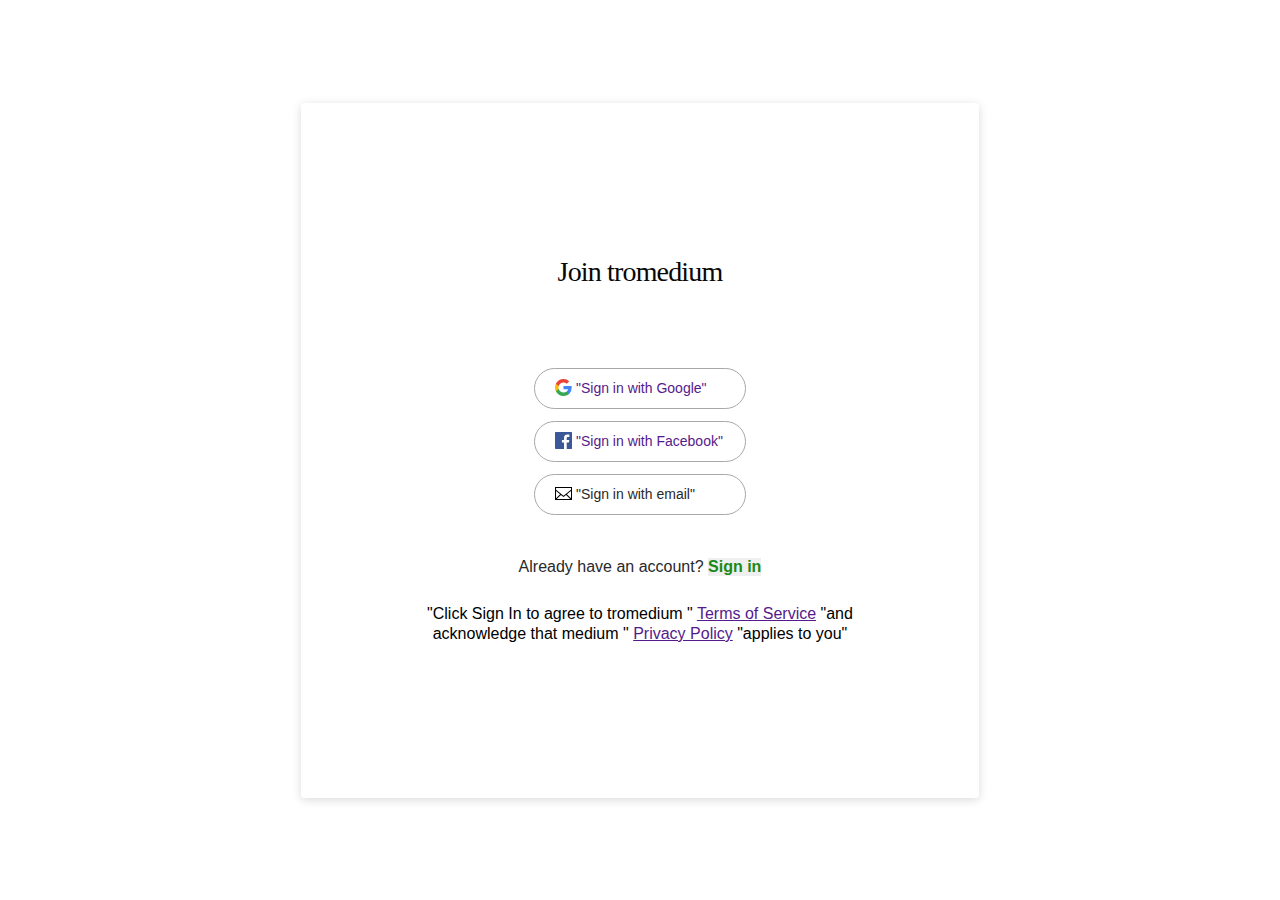
<file: start.html>
<!DOCTYPE html>
<html lang="en">

<head>
    <meta charset="UTF-8">
    <meta http-equiv="X-UA-Compatible" content="IE=edge">
    <meta name="viewport" content="width=device-width, initial-scale=1.0">
    <link rel="stylesheet" href="css/start.css">
    <link rel="stylesheet" href="css/sign in.css">
    <title>Document</title>
</head>

<body>
    <div>
        <div class="l m o p q r s t u n v w x y z">
            <div class="ab ac ae af ag ah">
                <div class="pw-susi-modal ai aj ak al am an ao ap aq ar as">
                    <div class=" n ai at au av l aw ax ay az ba bb">
                        <div class="bc bd l m be n bf bg bh bi ba">
                            <h2 class=" bj b bk bl bm bn bo">Join tromedium</h2>
                            <div class="bp bq al">
                                <h4 class="br b bs bt bu"></h4>
                            </div>
                            <div class="bv al">
                                <a class="br b bz ca bu do an cc cd ce cf cg ch ci cj ck cl cm cn " href="">
                                    <div class="l m">
                                        <svg width="25" height="25" class="cp al"><g fill="none" fill-rule="evenodd"><path d="M20.66 12.7c0-.61-.05-1.19-.15-1.74H12.5v3.28h4.58a3.91 3.91 0 0 1-1.7 2.57v2.13h2.74a8.27 8.27 0 0 0 2.54-6.24z" fill="#4285F4"></path><path d="M12.5 21a8.1 8.1 0 0 0 5.63-2.06l-2.75-2.13a5.1 5.1 0 0 1-2.88.8 5.06 5.06 0 0 1-4.76-3.5H4.9v2.2A8.5 8.5 0 0 0 12.5 21z" fill="#34A853"></path><path d="M7.74 14.12a5.11 5.11 0 0 1 0-3.23v-2.2H4.9A8.49 8.49 0 0 0 4 12.5c0 1.37.33 2.67.9 3.82l2.84-2.2z" fill="#FBBC05"></path><path d="M12.5 7.38a4.6 4.6 0 0 1 3.25 1.27l2.44-2.44A8.17 8.17 0 0 0 12.5 4a8.5 8.5 0 0 0-7.6 4.68l2.84 2.2a5.06 5.06 0 0 1 4.76-3.5z" fill="#EA4335"></path></g></svg>                                        "Sign in with Google"
                                    </div>
                                </a>
                                <div class="bw bx al">
                                    <a class="br b bz ca bu do an cc cd ce cf cg ch ci cj ck cl cm c" href="">
                                        <div class="l m"><svg width="25" height="25" fill="#3B5998" class="cp al"><path d="M20.3 4H4.7a.7.7 0 0 0-.7.7v15.6c0 .38.32.7.7.7h8.33v-6.38h-2.12v-2.65h2.12V9.84c0-2.2 1.4-3.27 3.35-3.27.94 0 1.75.07 1.98.1v2.3H17c-1.06 0-1.31.5-1.31 1.24v1.76h2.65l-.53 2.65H15.7l.04 6.38h4.56a.7.7 0 0 0 .71-.7V4.7a.7.7 0 0 0-.7-.7" fill-rule="evenodd"></path></svg>                                            "Sign in with Facebook"</div>
                                    </a>
                                </div>
                                <!-- <div class="bw bx al">
                                    <a class="br b bz ca bu do an cc cd ce cf cg ch ci cj ck cl cm c" href="">
                                        <div class="l m"><svg width="25" height="25" viewBox="0 0 25 25" fill="none" class="cp al"><path d="M16.86 12.48c.02 2.42 2.12 3.22 2.14 3.23-.02.06-.34 1.15-1.1 2.27-.67.98-1.36 1.94-2.45 1.96-1.07.02-1.41-.63-2.63-.63-1.23 0-1.6.61-2.62.65-1.05.04-1.85-1.05-2.52-2.02-1.37-1.98-2.42-5.6-1.01-8.04a3.9 3.9 0 0 1 3.3-2c1.03-.02 2 .7 2.64.7.63 0 1.8-.87 3.05-.74.52.02 1.98.21 2.92 1.58-.07.05-1.74 1.02-1.72 3.04zm-2.01-5.93c.56-.68.93-1.62.83-2.55-.8.03-1.78.54-2.35 1.21-.52.6-.97 1.55-.85 2.47.9.07 1.81-.46 2.37-1.13" fill="#000"></path></svg>                                            "Sign in with Apple"</div>
                                    </a>
                                </div> -->
                                <!-- <div class="bw bx al">
                                    <a class="br b bz ca bu do an cc cd ce cf cg ch ci cj ck cl cm c" href="">
                                        <div class="l m"><svg width="25" height="25" viewBox="0 0 25 25" class="dp cp al"><path d="M22.3 4.3c-.82.51-1.72.88-2.67 1.08a4.25 4.25 0 0 0-6.18-.12 4.3 4.3 0 0 0-1.26 3.03c0 .34.04.67.08 1a12.2 12.2 0 0 1-8.81-4.52 4.8 4.8 0 0 0-.62 2.14 4.44 4.44 0 0 0 1.92 3.6 4.13 4.13 0 0 1-1.91-.55v.07c0 2.06 1.47 3.8 3.44 4.21-.37.08-.74.13-1.15.15l-.76-.07a4.32 4.32 0 0 0 3.98 2.99A9.03 9.03 0 0 1 3 19.14l-1-.06A12.26 12.26 0 0 0 8.6 21c7.88 0 12.2-6.55 12.17-12.18.02-.23.02-.41 0-.62a8.06 8.06 0 0 0 2.15-2.23c-.77.37-1.6.6-2.45.7a4.1 4.1 0 0 0 1.84-2.38"></path></svg>                                            "Sign in with Twitter"</div>
                                    </a>
                                </div> -->
                                <div class="by al "><button class="br b bz ca bu do an cc cd ce cf cg ch ci cj ck cl cm cn">
                                    <div class="l m"><svg width="25" height="25" class="co cp al"><path d="M4 6v13h17V6H4zm5.9 7.97l2.6 2.12 2.6-2.12 4.14 4.02H5.76l4.15-4.02zm-4.88 3.32V9.97l4.1 3.35-4.1 3.97zm10.87-3.97l4.1-3.35v7.32l-4.1-3.97zm4.1-6.3v1.64l-7.49 6.12-7.48-6.13V7.01h14.96z"></path></svg>"Sign in with email"</div>
                                </button></div>
                                <div class="cq al " id="margin">
                                    <p class="br b bs bt bu "> Already have an account?
                                        <button class="cr cs ct cu cv cw cx cy cz cg da db dc dd de"><b> Sign in</b></button>
                                    </p>
                                </div>
                            </div>
                            <div class="df al dg">
                                <p class="br b dh ca di">
                                    "Click Sign In to agree to tromedium "
                                    <a class="dj dk ct cu cv cw cx cy cz cg d1 dm dn" href="">Terms of Service</a> "and acknowledge that medium "
                                    <a class="dj dk ct cu cv cw cx cy cz cg d1 dm dn" href="">Privacy Policy</a> "applies to you"
                                </p>
                            </div>
                        </div>
                    </div>
                </div>
            </div>
        </div>
    </div>
</body>

</html>
</file>
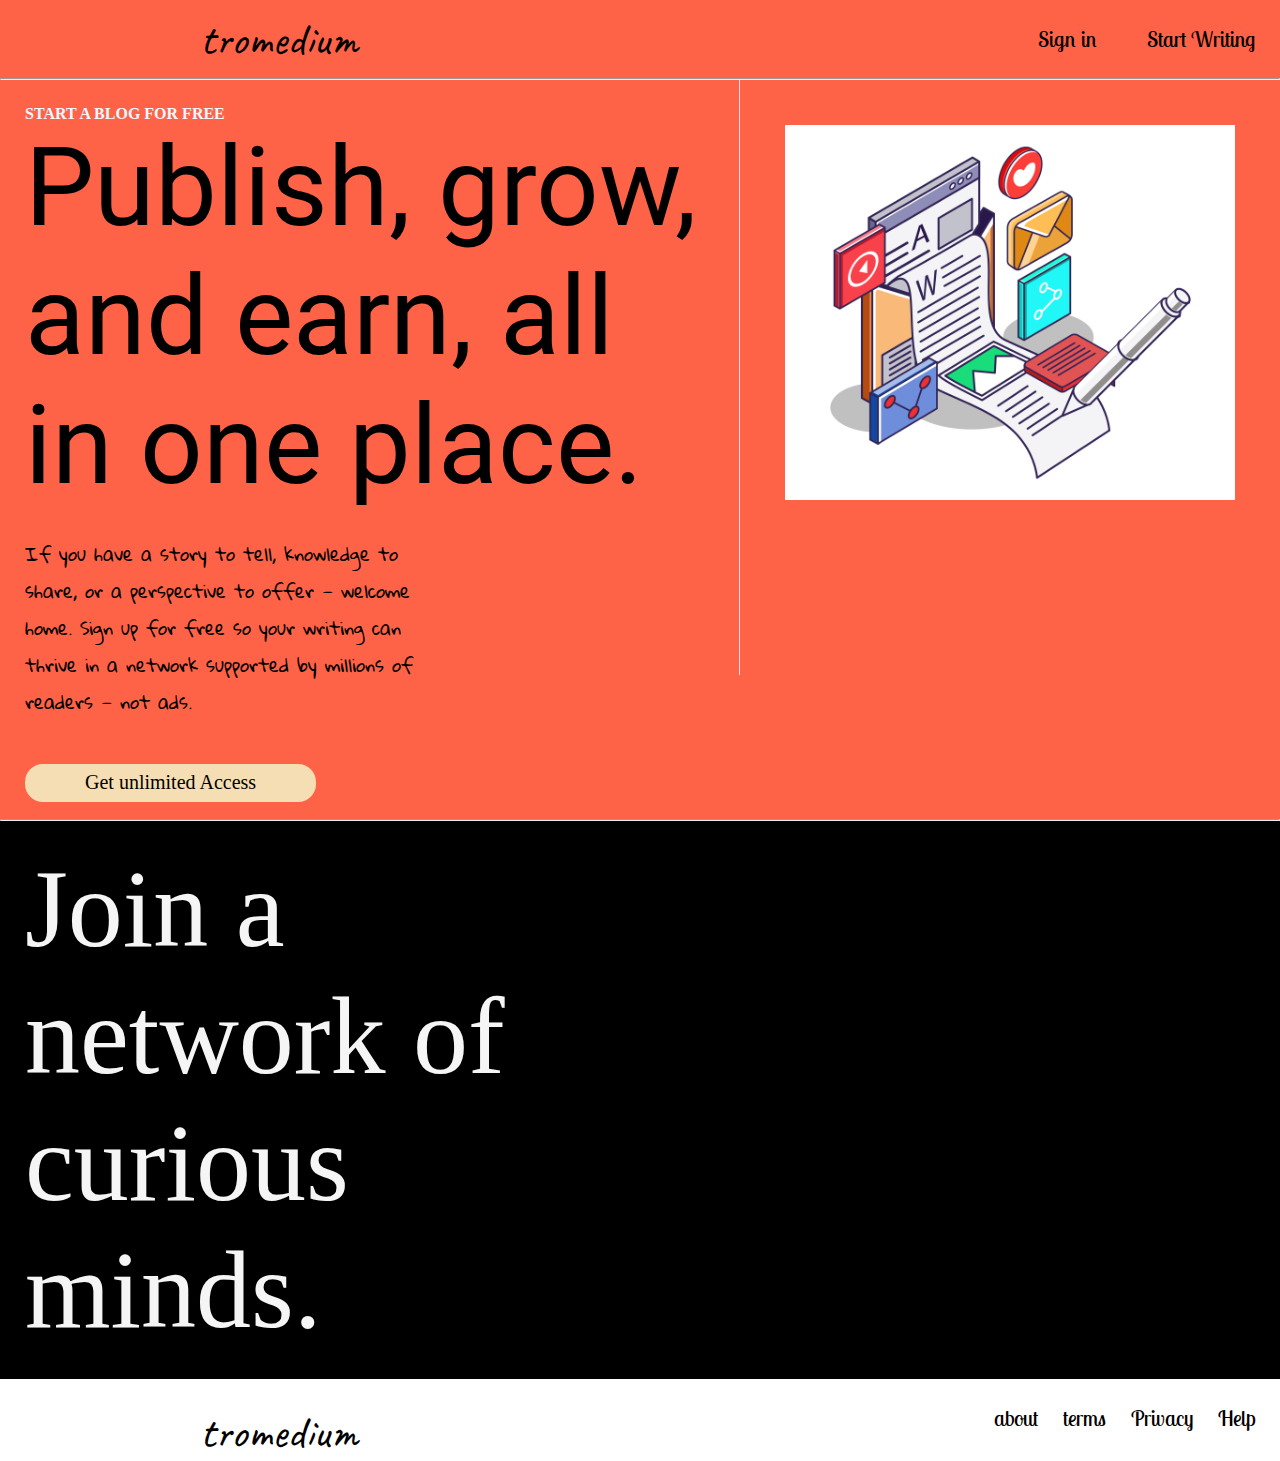
<file: Write.html>
<!DOCTYPE html>
<html lang="en">

<head>
    <meta charset="UTF-8">
    <meta http-equiv="X-UA-Compatible" content="IE=edge">
    <meta name="viewport" content="width=device-width, initial-scale=1.0">
    <link rel="stylesheet" href="css/style.css">
    <link rel="stylesheet" href="css/outstyle.css">
    <link rel="stylesheet" href="css/our story.css">
    <link rel="stylesheet" href="css/Write.css">
    <!-- <link rel="stylesheet" href="css/blogpost.css"> -->
    <title>tool</title>
</head>

<body>
    <nav class="navbar ">
        <div class="nav-left font2">
            <a href="index.html">tromedium</a>
        </div>
        <div class="nav-center font7">
            <ul>
                <!-- <li><a href="our story.html">Our Story</a></li>
                <li><a href="Membership.html">Membership</a></li>
                <li><a href="Write.html">Write</a></li> -->
                <li><a href="Sign in.html">Sign in</a></li>
                <div class="nav-right">
                    <ul>
                        <li> <a href="start.html">Start Writing</a></li>
                    </ul>
                </div>
            </ul>
        </div>

    </nav>
    <div class="max-width">
        <hr>
    </div>
    <div class="motive-blog">
        <div class="medium">
            <h4>START A BLOG FOR FREE</h4>
            <span class="font14">Publish, grow, and earn, all in one place.</span>
            <p class="font13">If you have a story to tell, knowledge to share, or a perspective to offer — welcome home. Sign up for free so your writing can thrive in a network supported by millions of readers — not ads.</p>
            <div class="btn-row">
                <ul>
                    <li> <a href="start.html">Get unlimited Access</a></li>
                </ul>
            </div>
        </div>
        <div class="vr"></div>
        <div class="img">
            <img src="Write.jpg" alt="">
        </div>
    </div>
    <div class="max-width">
        <hr>
    </div>
    <div class="almuni">
        <div class="think">
            <span>Join a network
                of curious
                minds.
                </span>
        </div>
        <div class="top-almuni">

            <div class="top-name">

                <!-- <div class="middle-left">
                    <img src="rushi.jpg" alt="">
                    <div class="block"> <a href="Rushikesh.html">Rushikesh Shejul</a>
                        <span>June 29 . 7min read</span>
                    </div>

                </div> -->
                <!-- <div class="middle-left">
                    <img src="rushi.jpg" alt="">
                    <div class="block"> <a href="Rushikesh.html">Rushikesh Shejul</a>
                        <span>June 29 . 7min read</span>
                    </div>

                </div> -->
                <!-- <div class="middle-left">
                    <img src="rushi.jpg" alt="">
                    <div class="block"> <a href="Rushikesh.html">Rushikesh Shejul</a>
                        <span>June 29 . 7min read</span>
                    </div>

                </div> -->
                <!-- <div class="middle-left">
                    <img src="rushi.jpg" alt="">
                    <div class="block"> <a href="Rushikesh.html">Rushikesh Shejul</a>
                        <span>June 29 . 7min read</span>
                    </div>

                </div> -->

            </div>

        </div>
    </div>
    <div class="footer">
        <div class="nav-left font2">
            <a href="/">tromedium</a>
        </div>
        <!-- <p>Every idea needs a Medium</p> -->
        <div class="nav-center font7">
            <ul>
                <li> <a href="about.html">about</a></li>
                <li> <a href="terms.html">terms</a></li>
                <li><a href="privacy.html">Privacy</a></li>
                <li><a href="Help.html">Help</a></li>
            </ul>
        </div>
    </div>
</body>
</file>
<file: css/style.css>
@import url('https://fonts.googleapis.com/css2?family=Bebas+Neue&family=Caveat&family=Cormorant+Garamond:ital,wght@1,300&family=Gloria+Hallelujah&family=Kdam+Thmor+Pro&family=League+Gothic&family=Lobster&family=Lobster+Two&family=Nuosu+SIL&family=Pacifico&family=Patrick+Hand&family=Permanent+Marker&family=Roboto+Mono:wght@100&family=Roboto:wght@100&family=Satisfy&family=Titillium+Web:wght@200&display=swap');
* {
    margin: 0;
    padding: 0;
}

.navbar {
    width: 100%;
    position: sticky;
    /* margin: 15px; */
    background-color: rgb(238, 179, 89);
    display: flex;
    justify-content: space-between;
    align-items: center;
    /* justify-content: center; */
    z-index: 10;
}

.nav-left {
    /* font-family: var(--font2); */
    display: flex;
}

.nav-left a {
    color: black;
    text-align: center;
    text-decoration: none;
    font-size: 45px;
    padding-top: 0px;
    margin-left: 200px;
}

.nav-center ul {
    /* margin-right: ; */
    display: flex;
    align-items: center;
    font-size: 22px;
}

.nav-center ul li {
    margin-right: 25px;
    display: flex;
    list-style: none;
}

.nav-center ul li a {
    color: black;
    text-decoration: none;
}

.nav-right ul li {
    /* position: relative; */
    margin: 25px;
    list-style: none;
}

.nav-right span {
    margin: 15px;
    padding: 8px;
    /* margin: 25px 15px; */
    color: white;
    border-radius: 15px;
    background-color: black;
}

.nav-right a {
    text-decoration: none;
    color: black;
}

.nav-right span a {
    color: aliceblue;
    text-decoration: none;
}

.content {
    height: 100%;
    display: flex;
    background-color: rgb(238, 179, 89);
    /* margin-top: 32px; */
    padding: 9px;
    position: relative;
    flex-direction: row;
}

.content-left {
    margin-left: 150px;
    display: flex;
    flex-direction: column;
    justify-content: center;
    padding: 49px;
    z-index: 1;
}

.content span {
    font-size: 70px;
}

.content p {
    font-size: 25px;
}

.btn-row {
    margin-top: 50px;
}

.btn-row ul li {
    /* margin: 25px; */
    list-style: none;
}

.btn-row ul li a {
    font-size: 20px;
    padding: 7px 60px 9px;
    line-height: 24px;
    /* margin: 0 12px; */
    background-color: black;
    text-decoration: none;
    color: white;
    border-radius: 18px;
}

.content-right {
    display: flex;
    align-items: center;
    justify-content: center;
}

.content-right img {
    margin: 0 150px;
    height: 355px;
    border: 2px solid black;
    border-radius: 200px;
}

.home-article {
    margin-top: 18px;
    margin-left: 204px;
    /* background-color: #4225; */
}

.trend {
    display: flex;
}

.home-article h2 {
    text-transform: uppercase;
}

.blog {
    font-size: 18px;
    display: flex;
}

.article {
    display: -webkit-box;
    -webkit-box-orient: vertical;
    text-overflow: ellipsis;
    line-height: 20px;
    max-height: 40px;
    /* overflow: hidden; */
    margin: 75px;
    margin-top: 0px;
    margin-left: 35px;
    flex-direction: column;
    box-sizing: inherit;
    font-weight: 400;
}

.article div {
    display: flex;
}

.blog span {
    font-size: 30px;
    font-weight: 700;
    color: gray;
    line-height: 36px;
    box-sizing: inherit;
}

.author div {
    display: block;
    margin: 8px;
    font-weight: 400;
}

.article a {
    color: black;
    text-decoration: none;
}

.date span {
    align-items: center;
    display: flex;
    font-weight: 400;
    font-size: 13px;
}

.title h2 {
    margin: 25px 195px;
}

.past-article {
    display: flex;
}


/* .left {
     display: flex;
     margin: 0 204px;
 }
 
 .left div a {
     color: black;
     text-decoration: none;
     /* flex-direction: column; */


/* .blog-img img {
     display: flex;
     width: 150px;
 } */

section {
    width: 60%;
    height: 100%;
}

.left-article {
    justify-content: space-between;
    position: relative;
    margin: 25px;
    display: flex;
}

.left-article img {
    margin-left: auto;
    /* position: relative; */
    width: 200px;
    border-radius: 15px;
}

.left-article-content {
    margin-left: 180px;
    padding: 5px;
    align-self: center;
    padding: 25px;
}

.left-article-content a h3 {
    font-size: 25px;
    font-weight: bolder;
    font-family: var(--font10);
}

.left-article-content a p {
    font-family: var(--font4);
}

.left-article-content span {
    margin-top: 5px;
    justify-content: space-between;
    display: flex;
    /* align-items: center;
     vertical-align: middle; */
}

.left-article-content a {
    text-decoration: none;
    color: black;
}

.left-article-content p {
    font-size: 15px;
    word-wrap: none;
}

.heading p {
    font-size: 25px;
    font-weight: bolder;
    margin-bottom: 15px;
}

.right {
    margin-left: 125px;
    position: relative;
    /* width: 50%; */
    height: 100%;
}

.right div a {
    color: black;
    font-weight: 400;
    display: block;
    padding: 6px 16px;
    border-radius: 3px;
    margin-bottom: 15px;
    font-size: 15px;
    line-height: 20px;
    border: 1px solid black;
    text-decoration: none;
    display: inline-block;
}

.about ul li {
    /* background-color: #778899; */
    list-style: none;
}

.about {
    margin-top: 25px;
}
</file>
<file: css/outstyle.css>
@import url('https://fonts.googleapis.com/css2?family=Advent+Pro:wght@100&family=Amatic+SC&family=Bebas+Neue&family=Caveat&family=Cormorant+Garamond:ital,wght@1,300&family=Gloria+Hallelujah&family=Kdam+Thmor+Pro&family=League+Gothic&family=Lobster&family=Lobster+Two&family=Nuosu+SIL&family=Pacifico&family=Patrick+Hand&family=Permanent+Marker&family=Roboto+Mono:wght@100&family=Roboto+Slab:wght@100&family=Roboto:wght@100&family=Satisfy&family=Stick+No+Bills:wght@200&family=Titillium+Web:wght@200&display=swap');
:root {
    --font1: 'Bebas Neue', cursive;
    --font2: 'Caveat', cursive;
    --font3: 'Cormorant Garamond', serif;
    --font4: 'Kdam Thmor Pro', sans-serif;
    --font5: 'League Gothic', sans-serif;
    --font6: 'Lobster', cursive;
    --font7: 'Lobster Two', cursive;
    --font8: 'Nuosu SIL', serif;
    --font9: 'Pacifico', cursive;
    --font10: 'Patrick Hand', cursive;
    --font11: 'Titillium Web', sans-serif;
    --font12: 'Roboto Mono', monospace;
    --font13: 'Gloria Hallelujah', cursive;
    --font14: 'Roboto', sans-serif;
    --font15: 'Cormorant Garamond', serif;
    --font16: 'Permanent Marker', cursive;
    --font17: 'Advent Pro', sans-serif;
    --font18: 'Amatic SC', cursive;
    --font: 'Stick No Bills', sans-serif;
    --font19: 'Roboto Slab', serif;
}

.font1 {
    font-family: var(--font1);
}

.font2 {
    font-family: var(--font2);
}

.font3 {
    font-family: var(--font3);
}

.font4 {
    font-family: var(--font4);
}

.font16 {
    font-family: var(--font16);
}

.font4 {
    font-family: var(--font4);
}

.font5 {
    font-family: var(--font5);
}

.font6 {
    font-family: var(--font6);
}

.font7 {
    font-family: var(--font7);
}

.font8 {
    font-family: var(--font8);
}

.font9 {
    font-family: var(--font9);
}

.font10 {
    font-family: var(--font10);
}

.font11 {
    font-family: var(--font11);
}

.font12 {
    font-family: var(--font12);
}

.font13 {
    font-family: var(--font13);
}

.font14 {
    font-family: var(--font14);
}

.font15 {
    font-family: var(--font15);
}

#margin {
    margin-top: 25px;
}

.margin {
    margin-left: 25px;
}

.bye {
    width: 100px;
}
</file>
<file: css/mobile.css>
@media screen and (max-width:500px) {
    .nav-left {
        width: 100vw;
        overflow: hidden;
    }
}

@media screen and (max-width:1165px) {
    .content {
        flex-direction: column;
        position: relative;
    }
    .content-left div {
        position: relative;
        /* justify-content: center; */
        text-align: center;
    }
}

@media screen and (max-width:1100px) {
    .left-article-content p {
        display: none;
    }
    .left-article {
        width: 85vw;
    }
    .blog {
        width: 100vw;
        position: relative;
        flex-direction: column
    }
}

@media screen and (max-width:900px) {
    .nav-center ul li a {
        display: none;
    }
}

@media screen and (max-width:1160px) {
    .past-article {
        text-align: center;
        flex-direction: column;
    }
    .left-article-content p {
        display: none;
    }
}

@media screen and (max-width:850px) {
    .left-article-content a h3 {
        font-size: 12px;
    }
    .left-article-content div {
        font-size: 7px;
    }
    .left-article-content span {
        font-size: 7px;
    }
    .left-article img {
        width: 60px;
    }
    .past-article {
        margin-left: 5px;
        /* width: 100%; */
    }
}

@media screen and (max-width:400px) {
    .content-right {
        display: none;
    }
}


/* Blogpost resposive */
</file>
<file: css/our story.css>
.box {
    height: 20%;
    /* background-color: aquamarine; */
}

.box p {
    font-size: 80px;
    margin: 25px;
    text-align: center;
}

.box h1 {
    font-size: 80px;
    margin: 25px;
    text-align: center;
}

.box div p {
    position: relative;
    margin-bottom: 20px;
    padding-bottom: 10px;
    font-family: 'Soehne web buch', sans-serif;
    color: #000;
    font-size: 18px;
    line-height: 127%;
    font-weight: 400;
}

.box div {
    display: block;
    position: relative;
    margin-bottom: 20px;
    padding-bottom: 10px;
    font-family: 'Soehne web buch', sans-serif;
    color: #000;
    font-size: 18px;
    line-height: 127%;
    font-weight: 400;
    justify-content: center;
}

.ourwriters {
    justify-content: space-between;
    /* display: flex; */
    /* width: 100%;
    height: auto; */
}

.ourwriters div {
    justify-content: space-around;
    display: flex;
    width: 100%;
    height: auto;
}

.ourwriters div a {
    margin: 25px 25px;
    color: black;
    text-decoration: none;
}

.writer-name {
    display: block;
    padding-right: 0.5vw;
    width: 33%;
    height: 100%;
    padding-right: 1vw;
    padding-left: 1vw
}

.blog div {
    justify-content: space-between;
    display: block;
    flex-direction: row;
}

.blog div a img {
    border-radius: 18px;
}

.blog div a span {
    margin: 25px;
    text-align: center;
}


/* .box span {
    text-align: center;
    font-size: 15px;
} */

.ourbrife {
    background-color: black;
    justify-content: space-between;
    color: aliceblue;
    display: flex;
}

.brife-left {
    margin: 25px;
    width: 50%;
}

.brife-left p {
    font-size: 25px;
}

.brife-left span {
    color: aliceblue;
    background-color: black;
    font-size: 100px;
}

.vr {
    border-left: 1px solid rgb(241, 235, 235);
    height: 409px;
}


/* .brife-right {
    width: 50%;
} */

.brife-right img {
    border: 1px solid fff;
    margin: 52px 135px;
    width: 450px;
    height: 300px;
}
</file>
<file: css/membership.css>
.navbar {
    justify-content: space-between;
    background-color: #4479ff;
    color: aliceblue;
    border-bottom-color: #fff;
}

.nav-left span {
    margin: 25px;
}

.nav-right ul li a {
    margin: 0;
    font-size: 18px;
    font-weight: bolder;
    padding: 10px 50px 7px;
    border-radius: 18px;
}

.nav-center ul li a {
    color: rgb(243, 240, 240);
    text-decoration: none;
}

.box {
    border-bottom-color: rgb(250, 246, 246);
    background-color: #4479ff;
    color: aliceblue;
    justify-content: center;
    display: block;
}

.box div {
    text-align: center;
}

#font {
    font-size: 75px;
}

.box p {
    font-size: 25px;
    text-align: center;
}

.btn-row {
    position: relative;
    align-items: center;
    height: auto;
    padding-right: 32px;
    padding-bottom: 10px;
    padding-left: 32px;
    border-radius: 21px;
    background-color: transparent;
}

.btn-row ul li a {
    font-weight: bolder;
    background-color: #fff;
    color: black;
}

.btn-row ul li a:hover {
    background-color: #4479ff;
    color: #fff;
}

.max-width hr {
    border-top-color: #fff;
    border-bottom-color: #fff;
}

.main-content {
    margin-top: 25px;
    display: flex;
}

.main-left {
    height: 25%;
    width: 50%;
    margin: 25px;
}

.main-left span {
    margin-top: 25px;
    margin: 25px;
    font-size: 45px;
}

.main-left img {
    margin: 25px;
    width: 250px;
}

.main-left p {
    align-items: center;
    margin-left: 75px;
    margin-right: 75px;
    margin-top: 105px;
    font-size: 22px;
}

.vr {
    height: 235px;
}

.main-right {
    height: 25%;
    width: 50%;
    margin: 25px;
}

.main-right span {
    margin-top: 25px;
    margin: 2px;
    font-size: 45px;
}

.main-right img {
    margin: 25px;
    width: 250px;
}

.main-right p {
    margin-left: 75px;
    margin-right: 75px;
    margin-top: 50px;
    font-size: 22px;
}

.footer {
    background-color: black;
    color: white;
    display: flex;
    justify-content: space-between;
}

.nav-center ul {
    margin-top: 25px;
}

.nav-left {
    margin: 25px;
}

.nav-left a {
    color: #fff;
}
</file>
<file: css/sign in.css>
*,
        *::before,
        *::after {
            box-sizing: inherit;
        }
        
        div {
            display: block;
        }
        
        body {
            margin: 0;
            padding: 0;
            color: rgba(0, 0, 0, 0 8);
            position: relative;
            min-height: 100vh;
        }
        
        .cv {
            font-family: inherit;
        }
        
        .ct {
            font-size: inherit;
        }
        
        .cs {
            fill: rgb(26, 137, 23);
        }
        
        .cr {
            color: rgb(26, 137, 23);
        }
        
        .cz {
            margin: 0px;
        }
        
        .cy {
            padding: 0px;
        }
        
        .cx {
            font-weight: inherit;
        }
        
        .cw {
            letter-spacing: inherit;
        }
        
        .cu {
            border: inherit;
        }
        
        .ct {
            font-size: inherit;
        }
        
        .cs {
            fill: rgb(26, 137, 23);
        }
        
        .cr {
            color: rgb(26, 137, 23);
        }
        
        a,
        button,
        input {
            -webkit-tap-highlight-color: transparent;
        }
        
        .ag {
            transform-origin: center bottom;
        }
        
        .af {
            animation: 300ms cubic-bezier(0.25, 0.1, 0.25, 1) 0s 1 normal forwards running k2;
        }
        
        .ae {
            margin-bottom: auto;
        }
        
        .ac {
            margin-top: auto;
        }
        
        .ab {
            padding: 0px;
        }
        
        .an {
            background: rgb(255, 255, 255);
        }
        
        .am {
            position: relative;
        }
        
        .al {
            display: block;
        }
        
        .ak {
            width: 678px;
        }
        
        .aj {
            box-shadow: rgb(0 0 0 / 15%) 0px 2px 10px;
        }
        
        .ai {
            border-radius: 4px;
        }
        
        .ay {
            background: white;
        }
        
        .ax {
            justify-content: space-between;
        }
        
        .aw {
            flex-direction: row;
        }
        
        .av {
            min-height: 695px;
        }
        
        .au {
            width: 100%;
        }
        
        .at {
            height: 100%;
        }
        
        .ai {
            border-radius: 4px;
        }
        
        .l {
            display: flex;
        }
        
        .bg {
            text-align: center;
        }
        
        .bf {
            flex: 1 0 auto;
        }
        
        .be {
            flex-direction: column;
        }
        
        .bd {
            width: 360px;
        }
        
        .bc {
            padding: 44px 56px;
        }
        
        .n {
            justify-content: center;
        }
        
        .m {
            align-items: center;
        }
        
        .l {
            display: flex;
        }
        
        .bo {
            color: rgb(8, 8, 8);
        }
        
        .bn {
            font-feature-settings: "pnum", "lnum";
        }
        
        .bm {
            letter-spacing: -0.03em;
        }
        
        .bl {
            line-height: 32px;
        }
        
        .bk {
            font-size: 28px;
        }
        
        .bj {
            font-family: gt-super, Georgia, Cambria, "Times New Roman", Times, serif;
        }
        
        .b {
            font-weight: 400;
        }
        
        .bg {
            text-align: center;
        }
        
        .bq {
            max-width: 316px;
        }
        
        .bp {
            margin-top: 30px;
        }
        
        .al {
            display: block;
        }
        
        .bu {
            color: rgb(41, 41, 41);
        }
        
        .bt {
            line-height: 24px;
        }
        
        .bs {
            font-size: 16px;
        }
        
        .br {
            font-family: sohne, "Helvetica Neue", Helvetica, Arial, sans-serif;
        }
        
        .b {
            font-weight: 400;
        }
        
        h1,
        h2,
        h3,
        h4,
        h5,
        h6,
        dl,
        dd,
        ol,
        ul,
        menu,
        figure,
        blockquote,
        p,
        pre,
        form {
            margin: 0;
        }
        
        .bv {
            margin-top: 50px;
        }
        
        .al {
            display: block;
        }
        
        div {
            display: block;
        }
        
        .do {
            padding: 6px 12px 8px 16px;
        }
        
        .cn {
            text-decoration: none;
        }
        
        .cm {
            display: inline-block;
        }
        
        .cl {
            box-sizing: border-box;
        }
        
        .ck {
            border-style: solid;
        }
        
        .cj {
            border-width: 1px;
        }
        
        .ci {
            width: 212px;
        }
        
        .ch {
            border-radius: 99em;
        }
        
        .cd {
            border-color: rgb(168, 168, 168);
        }
        
        .cc {
            text-align: left;
        }
        
        .ca {
            line-height: 20px;
        }
        
        .bz {
            font-size: 14px;
        }
        
        .bu {
            color: rgb(41, 41, 41);
        }
        
        .br {
            font-family: sohne, "Helvetica Neue", Helvetica, Arial, sans-serif;
        }
        
        .an {
            background: rgb(255, 255, 255);
        }
        
        .b {
            font-weight: 400;
        }
        
        a,
        button,
        input {
            -webkit-tap-highlight-color: transparent;
        }
        
        .m {
            align-items: center;
        }
        
        .l {
            display: flex;
        }
        
        .cn {
            text-decoration: none;
        }
        
        .cc {
            text-align: left;
        }
        
        .ca {
            line-height: 20px;
        }
        
        .bz {
            font-size: 14px;
        }
        
        .bu {
            color: rgb(41, 41, 41);
        }
        
        .br {
            font-family: "Helvetica Neue", Helvetica, Arial, sans-serif;
        }
        
        .b {
            font-weight: 400;
        }
        
        a,
        button,
        input {
            -webkit-tap-highlight-color: transparent;
        }
        
        a {
            color: inherit;
            text-decoration: none;
        }
        
        a:-webkit-any-link {
            color: -webkit-link;
            cursor: pointer;
        }
        
        .bx {
            margin-top: 12px;
        }
        
        .bw {
            margin-bottom: 12px;
        }
        
        .al {
            display: block;
        }
        
        .by {
            margin-bottom: 40px;
        }
        
        .al {
            display: block;
        }
        
        .df {
            width: 450px;
        }
        
        .dn {
            text-decoration: underline;
        }
        
        .dk {
            fill: inherit;
        }
        
        .dj {
            color: inherit;
        }
        
        .cz {
            margin: 0px;
        }
        
        .cy {
            padding: 0px;
        }
        
        .t {
            animation: 300ms cubic-bezier(0.25, 0.1, 0.25, 1) 0s 1 normal forwards running k1;
        }
        
        .s {
            scroll-behavior: smooth;
        }
        
        .r {}
        
        .z {
            z-index: 800;
        }
        
        .y {
            right: 0px;
        }
        
        .x {
            left: 0px;
        }
        
        .w {
            bottom: 0px;
        }
        
        .v {
            top: 0px;
        }
        
        .u {
            position: fixed;
        }
        
        .q {
            overflow-y: auto;
        }
        
        .p {
            overflow-x: hidden;
        }
        
        .o {
            background-color: rgba(255, 255, 255, 0.95);
        }
        
        .n {
            justify-content: center;
        }
        
        .m {
            align-items: center;
        }
        
        @keyframes k2 {
            0% {
                opacity: 0;
            }
            25% {
                transform: scale(.9);
            }
            100% {
                opacity: 1;
                transform: scale(1);
            }
        }
</file>
<file: css/start.css>
*,
*::before,
*::after {
    box-sizing: inherit;
}

div {
    display: block;
}

body {
    margin: 0;
    padding: 0;
    color: rgba(0, 0, 0, 0 8);
    position: relative;
    min-height: 100vh;
}

.j {
    justify-content: center;
    background-color: aqua;
}

#margin {
    margin-bottom: 25px;
}
</file>
<file: css/Write.css>
* {
    margin: 0;
    padding: 0;
}

.navbar {
    background-color: tomato;
}

.motive-blog {
    background-color: tomato;
    display: flex;
}

.medium {
    margin: 25px;
    width: 60%;
}

.medium h4 {
    color: aliceblue;
}

.medium span {
    /* padding: 35px; */
    font-size: 110px;
}

.medium p {
    margin-right: 300px;
    margin-top: 25px;
    font-size: 18px;
    font-weight: 400;
}

.medium div ul li a {
    color: black;
    background-color: wheat;
}

.medium div ul li a:hover {
    color: wheat;
    background-color: tomato;
}

.vr {
    background-color: black;
    color: black;
    /* margin: 25px; */
    height: 595px;
}

.img img {
    position: relative;
    margin: 45px;
    width: 450px;
}

.almuni {
    height: 100%;
    color: whitesmoke;
    display: flex;
    background-color: black;
}

.think {
    margin: 25px;
    width: 50%;
}

.think span {
    font-size: 110px;
}

.top-almuni {
    display: flex;
    color: aliceblue;
    margin: 25px;
}

.top-name {
    margin: 25px 35px;
    /* height: 85px; */
    border-width: 2px;
    /* display: flex; */
    margin: 30px;
}

.leaders {
    margin-top: 15px;
    border-top: 1px solid whitesmoke;
    /* border-bottom: 1px solid whitesmoke; */
}

.leader {
    margin-top: 15px;
    border-top: 1px solid whitesmoke;
    border-bottom: 1px solid whitesmoke;
}

.leader p {
    margin-bottom: 15px;
}

.top-name img {
    margin-top: 5px;
    border-radius: 25px;
    display: inline-block;
    max-width: 100%;
    width: 50px;
}

.top-name div {}

.top-name a {
    margin-left: 15px;
    font-size: 35px;
    text-decoration: none;
    color: aliceblue;
    /* margin: 25px 25px; */
}

.top-name p {
    margin-left: 69px;
}

.footer {
    margin-top: 25px;
    display: flex;
    justify-content: space-between;
}


/* .nav-center {
    margin-top: 5px;
    color: black;
    text-align: center;
} */
</file>
<file: css/blogpost.css>
* {
    margin: 0;
    padding: 0;
}

.container {
    /* margin: 25px; */
    display: flex;
    /* justify-content: space-between; */
}

.nav-side {
    padding: px;
    overflow-x: hidden;
    margin: 0;
    text-align: center;
    width: 7vw;
    height: 100vh;
    position: fixed;
    z-index: 1;
    flex-direction: column;
    vertical-align: middle;
}

.imgs img {
    width: 100px;
}

.nav-side ul {
    margin-top: 55px;
}

.nav-side ul li {
    padding-bottom: 35px;
    list-style: none;
}

.middle-content {
    margin: 35px 180px;
    text-align: center;
    width: 80vw;
    color: black;
}

.upside {
    justify-content: space-between;
    display: flex;
}

.middle-left {
    display: flex;
    fill: inherit;
    line-height: 24px;
    letter-spacing: inherit;
}

.middle-left img {
    width: 52px;
    border-radius: 30px;
}

.middle-left a {
    font-weight: 400;
    font-size: 18px;
    color: green;
    text-decoration: none;
}

.middle-left svg {}

.block {
    width: 150px;
    display: block;
    flex-direction: row;
}

.block a {
    font-size: 20px;
    color: rgb(0, 0, 0);
    text-decoration: none;
}

.block span {
    /* font-weight: 100; */
    font-size: 15px;
    font-family: var(--font19);
}

.blogcotent {
    margin-top: 25px;
}

.blogcotent a {
    font-family: var(--font1);
    margin-left: 0;
    color: black;
    text-decoration: none;
}

.blogcotent p {
    font-family: var(--font8);
    font-size: 25px;
    margin-top: 25px;
}

.dis {
    display: flex;
}

.right-nav {
    display: flex;
}

.nav-center ul li a {
    font-size: 20px;
    color: rgb(34, 174, 34);
}

.nav-center {
    margin-left: 10px;
    margin-top: 50px;
}

.right-cotent {
    height: 100%;
    width: 35vw;
    position: relative;
    display: inline-block;
}

.right-cotent a {
    text-decoration: none;
    color: black;
    font-size: 35px;
}

.right-cotent p {
    font-family: var(--font19);
    margin: 10px 0px;
    font-size: 18px;
}

.right-cotent input {
    padding: 4px 2px 4px 121px;
    border-radius: 15px;
    margin-top: 25px;
}

.right-cotent button {
    margin-bottom: 15px;
    margin-top: 15px;
    border-radius: 25px;
    padding: 6px 15px 4px 15px;
    font-size: 18px;
    background-color: green;
}

.right-cotent button:hover {
    background-color: #fff;
}

.follow {
    display: block;
    flex-direction: row;
}

.follow img {
    border-radius: 37px;
    margin-top: 90px;
    width: 75px;
}

.sugge-article {
    margin: 10px 0px;
    display: flex;
}

.sugge-article img {
    width: 150px;
}

.suggestion h3 {
    margin: 15px;
}

.sugge-title-left {
    display: flex;
}

.sugge-title-left span {
    font-size: 20px;
}

.sugge-title {
    margin-right: 10px;
}

.sugge-title img {
    margin-right: 10px;
    width: 45px;
    border-radius: 25px;
}

.suggestion-more {
    display: flex;
}

.suggestion-more img {
    margin: 25px;
    width: 40px;
}
</file>
